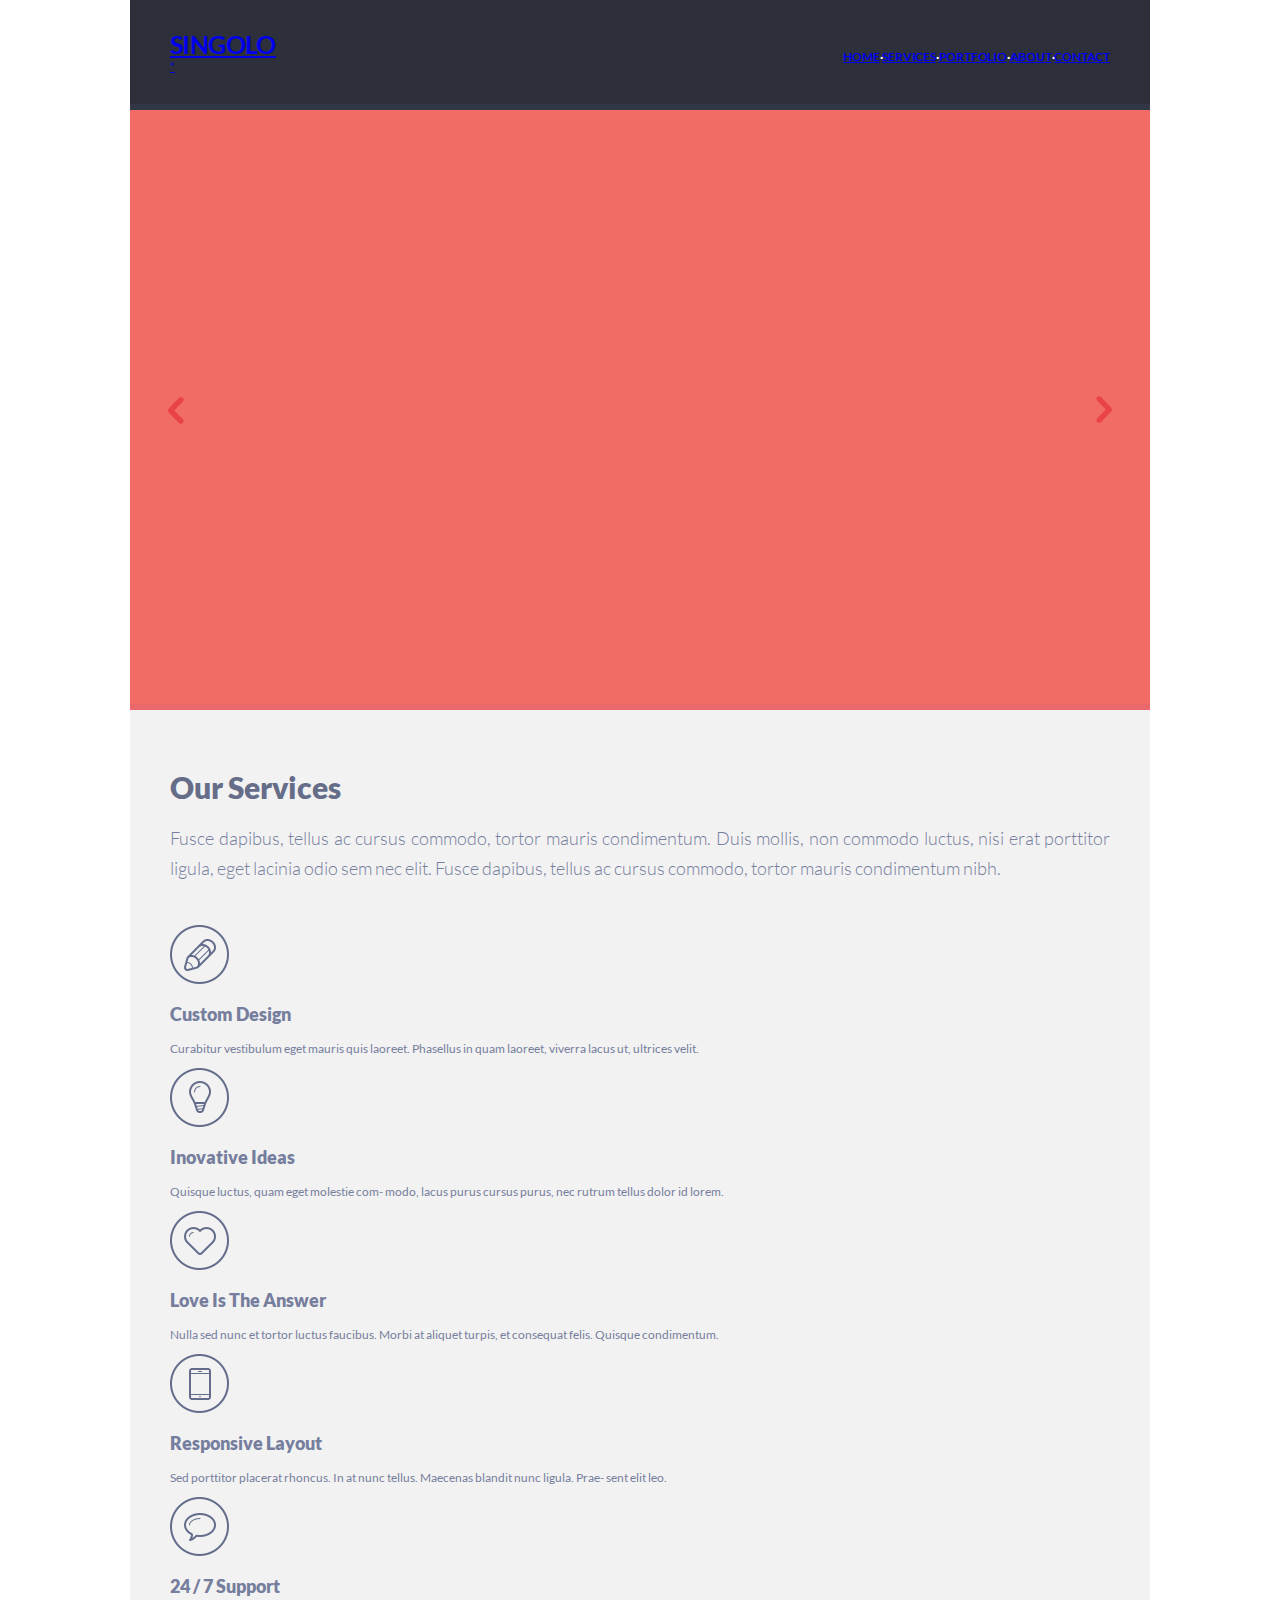
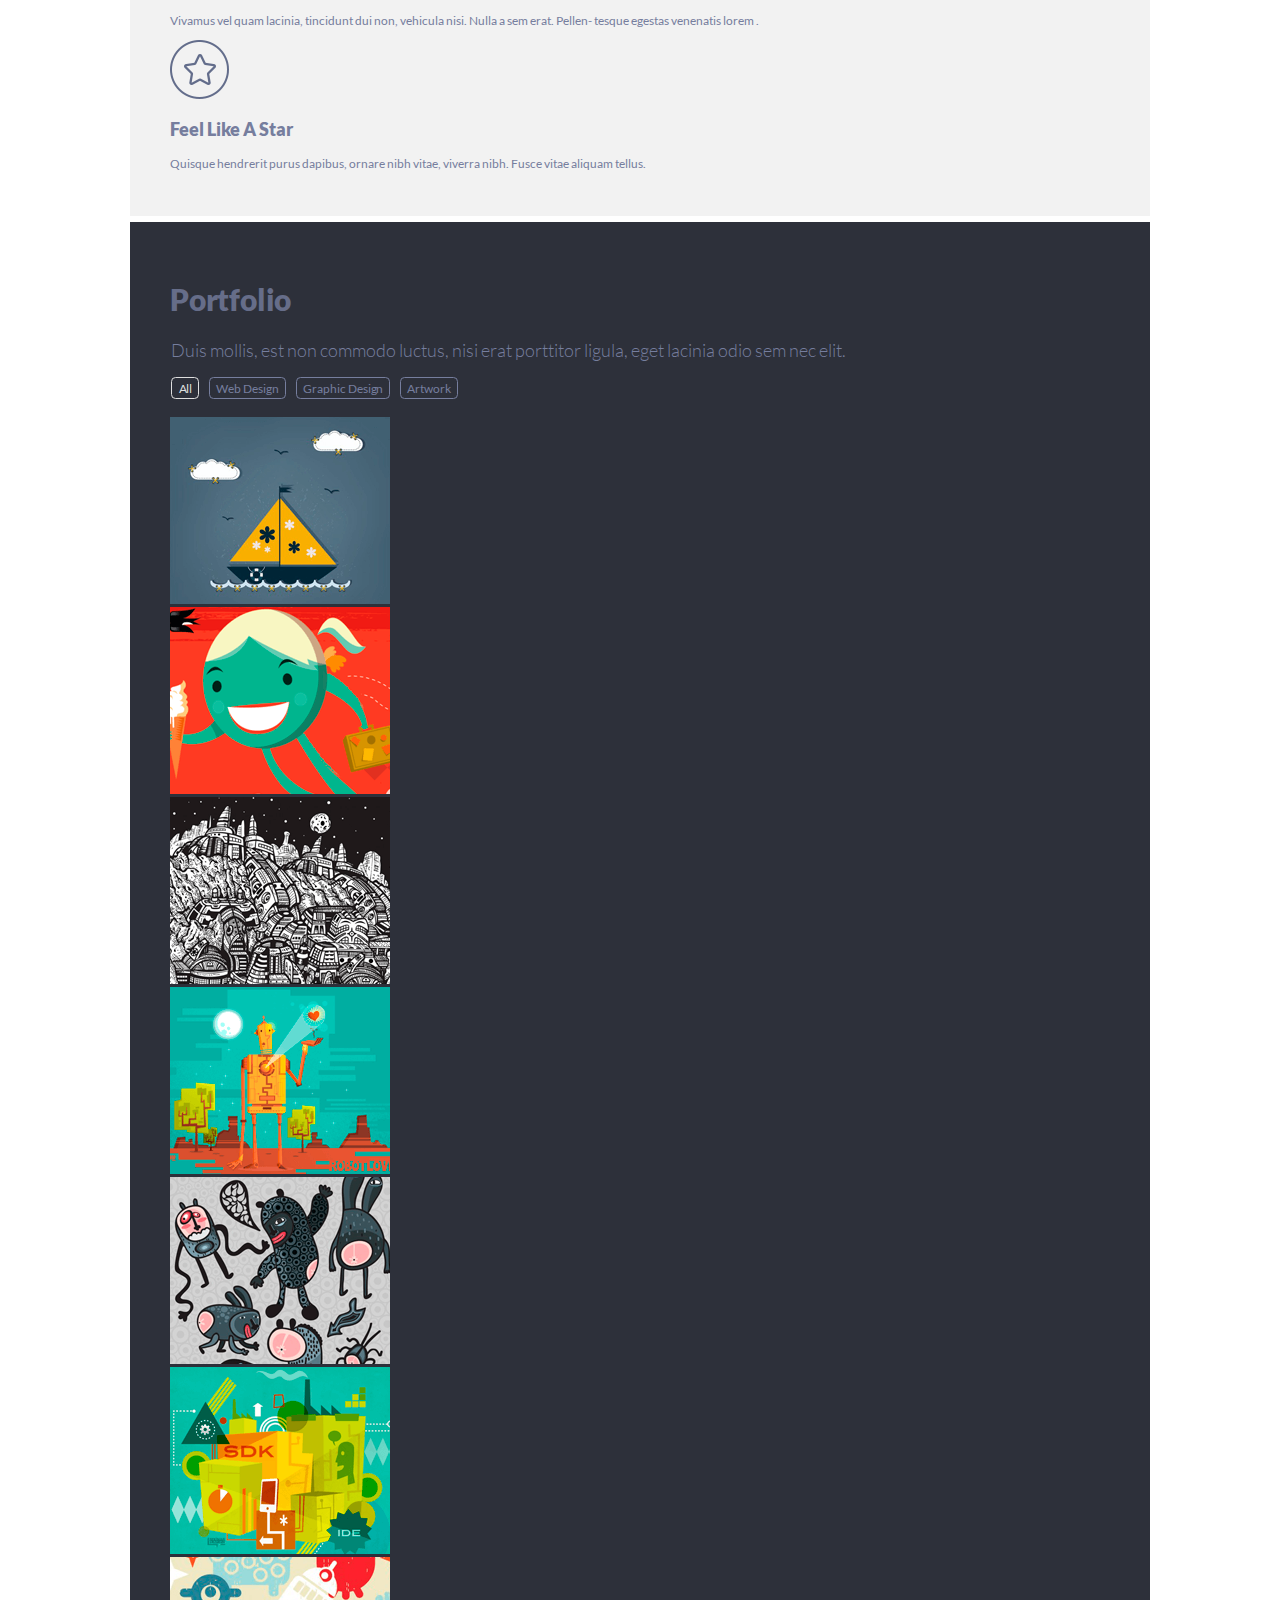
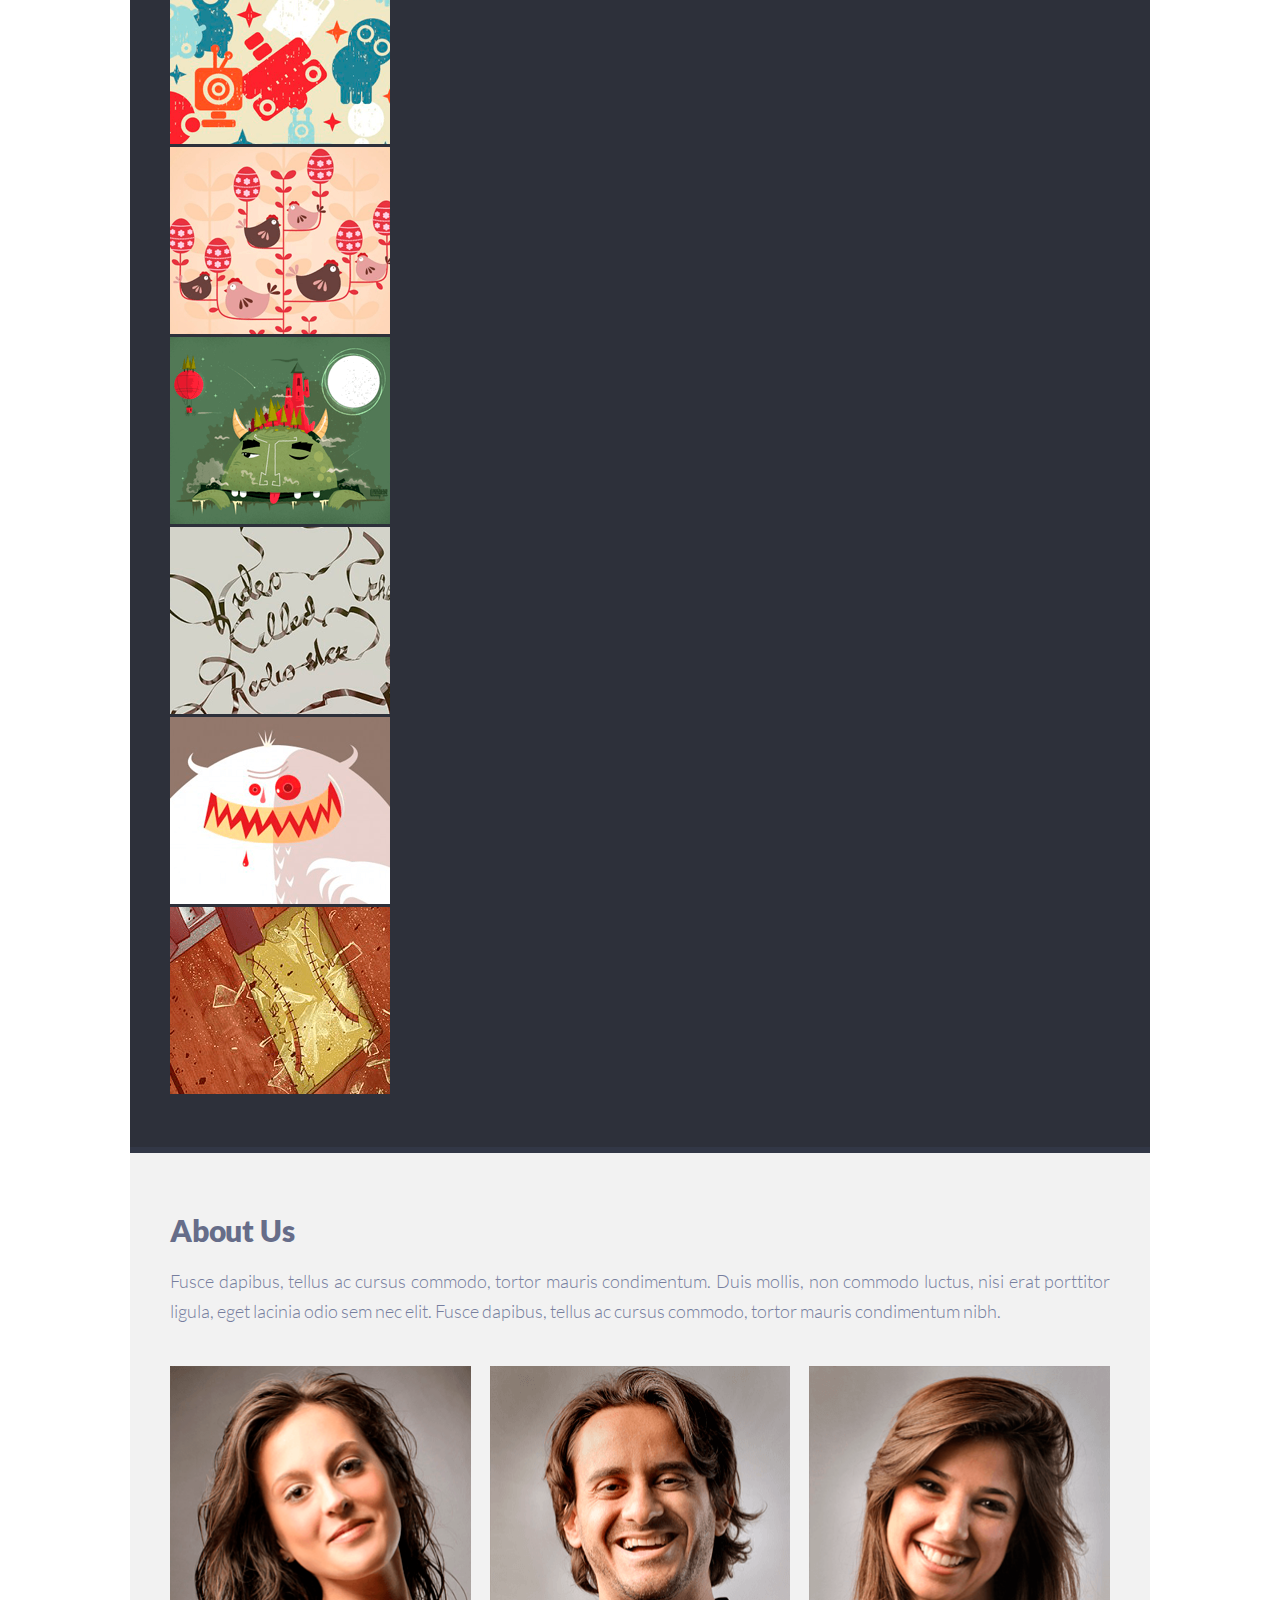
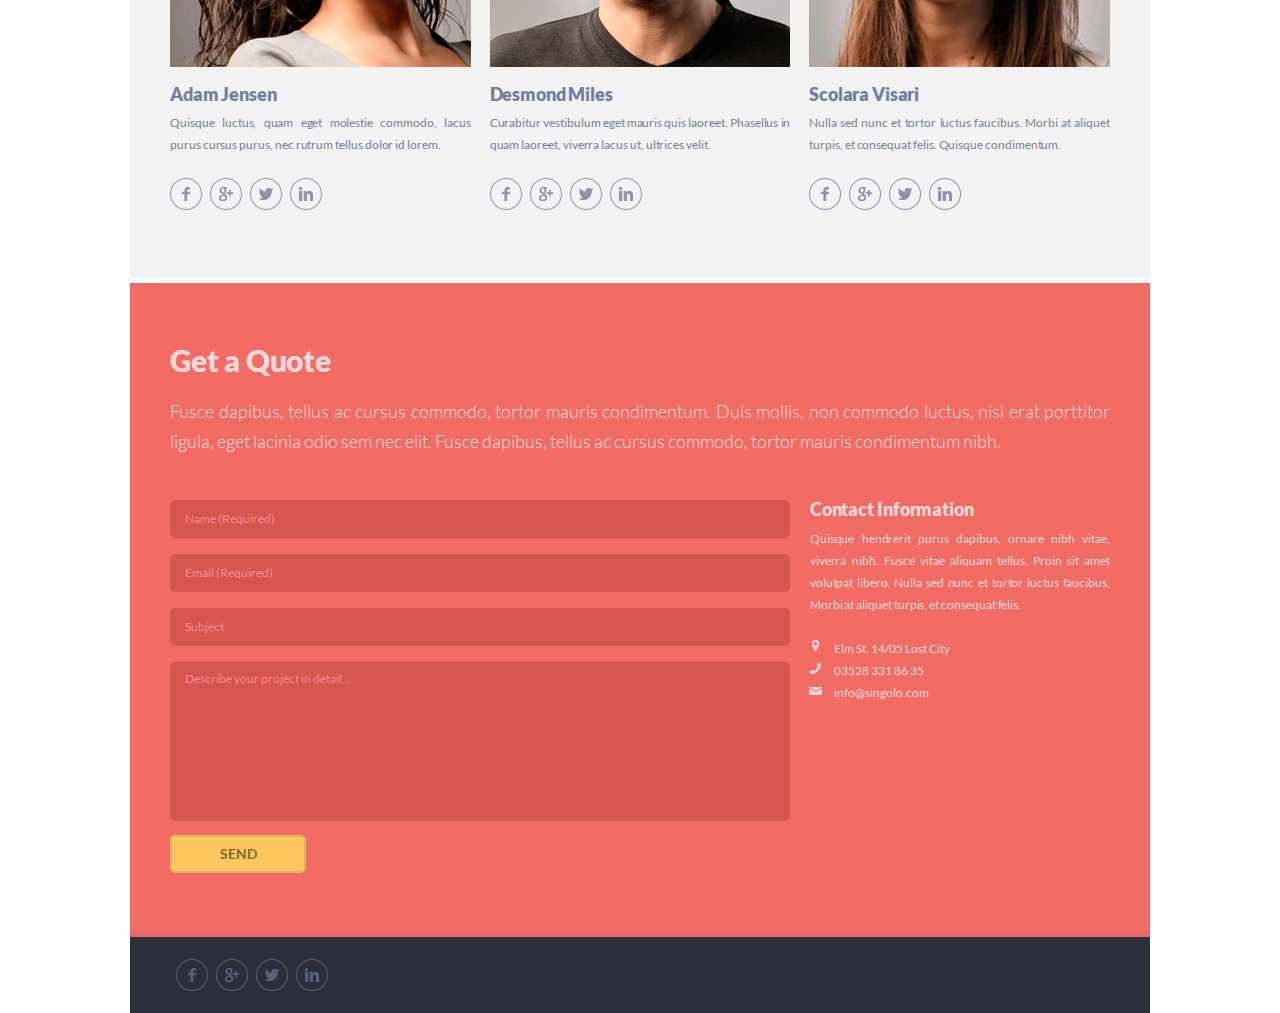
<file: index.html>
<!DOCTYPE html>
<html lang="en">
<head>
  <meta charset="UTF-8">
  <meta name="viewport" content="width=device-width, initial-scale=1.0">
  <title>Singolo</title>
  <link rel="stylesheet" href="assets/fonts/font_lato.css">
  <link rel="stylesheet" href="style.css">
</head>
<body>

  <header class="header">
    <div class="wrapper header__wrapper">
      <span class="header__hamburger hamburger"><span class="hamburger__line"></span></span>
      <a href="index.html" class="logo">
      <h1 class="logo__text">SINGOLO</h1>
      <span class="logo__star">*</span>
      </a>
      <nav class="header__navigation">
        <ul class="navigation">
          <li class="navigation__link"><a href="#home" class="active">HOME</a></li>
          <li class="navigation__dot">&#183;</li>
          <li class="navigation__link"><a href="#services">SERVICES</a></li>
          <li class="navigation__dot">&#183;</li>
          <li class="navigation__link"><a href="#portfolio">PORTFOLIO</a></li>
          <li class="navigation__dot">&#183;</li>
          <li class="navigation__link"><a href="#about">ABOUT</a></li>
          <li class="navigation__dot">&#183;</li>
          <li class="navigation__link"><a href="#contact">CONTACT</a></li>
        </ul>
      </nav>
    </div>
  </header>
  
  <section class="slider">
    <a name="home" class="ancor-link"></a>
    <div class="wrapper slider__wrapper">
      <button class="slider__btn slider__btn_left"></button>
      <button class="slider__btn slider__btn_right"></button>
      <div class="slides">

        <!-- SLIDE-1 -->
        <div class="slider__slide active slide-1">
          <div class="phones">
            <div class="phone phone_vertical">
              <div class="phone__base"></div>
              <div class="phone__screen"></div>
              <div class="phone__shadow"></div>
              <div class="phone__btn"></div>
            </div>
            <div class="phone phone_horizontal">
              <div class="phone__base"></div>
              <div class="phone__screen"></div>
              <div class="phone__shadow"></div>
              <div class="phone__btn"></div>
            </div>
          </div>
        </div>

        <!-- SLIDE-2 -->
        <div class="slider__slide slide-2">
          <div class="phones">
            <div class="phone phone_vertical">
              <div class="phone__base"></div>
              <div class="phone__screen"></div>
              <div class="phone__shadow"></div>
            </div>
            <div class="phone phone_vertical">
              <div class="phone__base"></div>
              <div class="phone__screen"></div>
              <div class="phone__shadow"></div>
              <div class="phone__btn"></div>
            </div>
            <div class="phone phone_vertical">
              <div class="phone__base"></div>
              <div class="phone__screen"></div>
              <div class="phone__shadow"></div>
            </div>
          </div>
        </div>

      </div>
    </div>
  </section>
  
  <section class="services">
    <a name="services" class="ancor-link"></a>
    <div class="wrapper services__wrapper">
      <h2 class="section-title">Our Services</h2>
      <p class="services__description description">
        Fusce dapibus, tellus ac cursus commodo, tortor mauris condimentum. 
        Duis mollis, non commodo luctus, nisi erat porttitor ligula,
         eget lacinia odio sem nec elit. Fusce dapibus, tellus ac cursus commodo, tortor mauris condimentum nibh.
      </p>
      <div class="layout-3-column">
        <article class="service">
          <img class="service__icon" src="./assets/images/icons/pen.png" alt="pen">
          <div class="service__content">
            <h3 class="service__name">Custom Design</h3>
            <p class="service__text">
            Curabitur vestibulum eget mauris quis laoreet. Phasellus in quam laoreet, viverra lacus ut, ultrices velit.
            </p>
          </div>
        </article>
        <article class="service">
          <img class="service__icon" src="./assets/images/icons/bulb.png" alt="pen">
          <div class="service__content">
            <h3 class="service__name">Inovative Ideas</h3>
            <p class="service__text">
            Quisque luctus, quam eget molestie com- modo, lacus purus cursus purus, nec rutrum tellus dolor id lorem.
            </p>
          </div>
        </article>
        <article class="service">
          <img class="service__icon" src="./assets/images/icons/heart.png" alt="pen">
          <div class="service__content">
            <h3 class="service__name">Love Is The Answer</h3>
            <p class="service__text">
            Nulla sed nunc et tortor luctus faucibus. Morbi at aliquet turpis, et consequat felis. Quisque condimentum.
            </p>
          </div>
        </article>
        <article class="service">
          <img class="service__icon" src="./assets/images/icons/phone.png" alt="pen">
          <div class="service__content">
            <h3 class="service__name">Responsive Layout</h3>
            <p class="service__text">
            Sed porttitor placerat rhoncus. In at nunc tellus. Maecenas blandit nunc ligula. Prae- sent elit leo.
            </p>
          </div>
        </article>
        <article class="service">
          <img class="service__icon" src="./assets/images/icons/bubble.png" alt="pen">
          <div class="service__content">
            <h3 class="service__name">24 / 7 Support</h3>
            <p class="service__text">
            Vivamus vel quam lacinia, tincidunt dui non, vehicula nisi. Nulla a sem erat. Pellen- tesque egestas venenatis lorem .
            </p>
          </div>
        </article>
        <article class="service">
          <img class="service__icon" src="./assets/images/icons/star.png" alt="pen">
          <div class="service__content">
            <h3 class="service__name">Feel Like A Star</h3>
            <p class="service__text">
            Quisque hendrerit purus dapibus, ornare nibh vitae, viverra nibh. Fusce vitae aliquam tellus.
            </p>
          </div>
          </article>
      </div>
    </div>
  </section>
  
  <section class="portfolio">
    <a name="portfolio" class="ancor-link"></a>
    <div class="wrapper portfolio__wrapper">
      <h2 class="section-title">Portfolio</h2>
      <p class="portfolio__description description">
      Duis mollis, est non commodo luctus, nisi erat porttitor ligula, eget lacinia odio sem nec elit.
      </p>
      <div class="portfolio__tags tags">
        <span class="tag tag_selected">All</span>
        <span class="tag tag_bordered">Web Design</span>
        <span class="tag tag_bordered">Graphic Design</span>
        <span class="tag tag_bordered">Artwork</span>
      </div>
      <div class="layout-4-column projects" id="projects">
        <article class="project">
          <img class="portfolio__image" src="./assets/images/projects/project1.png" alt="pen">
        </article>
        <article class="project">
          <img class="portfolio__image" src="./assets/images/projects/project2.png" alt="pen">
        </article>
        <article class="project">
          <img class="portfolio__image" src="./assets/images/projects/project3.png" alt="pen">
        </article>
        <article class="project">
          <img class="portfolio__image" src="./assets/images/projects/project4.png" alt="pen">
        </article>
        <article class="project">
          <img class="portfolio__image" src="./assets/images/projects/project5.png" alt="pen">
        </article>
        <article class="project">
          <img class="portfolio__image" src="./assets/images/projects/project6.png" alt="pen">
        </article>
        <article class="project">
          <img class="portfolio__image" src="./assets/images/projects/project7.png" alt="pen">
        </article>
        <article class="project">
          <img class="portfolio__image" src="./assets/images/projects/project8.png" alt="pen">
        </article>
        <article class="project">
          <img class="portfolio__image" src="./assets/images/projects/project9.png" alt="pen">
        </article>
        <article class="project">
          <img class="portfolio__image" src="./assets/images/projects/project10.png" alt="pen">
        </article>
        <article class="project">
          <img class="portfolio__image" src="./assets/images/projects/project11.png" alt="pen">
        </article>
        <article class="project">
          <img class="portfolio__image" src="./assets/images/projects/project12.png" alt="pen">
        </article>
      </div>
    </div>
  </section>
  <section class="about-us">
    <a name="about" class="ancor-link"></a>
    <div class="wrapper about-us__wrapper">
      <h2 class="section-title">About Us</h2>
      <p class="about-us__description description">
        Fusce dapibus, tellus ac cursus commodo, tortor mauris condimentum. Duis mollis,
         non commodo luctus, nisi erat porttitor ligula, eget lacinia odio sem nec elit.
          Fusce dapibus, tellus ac cursus commodo, tortor mauris condimentum nibh.
      </p>
      <div class="layout-3-column workers">
        <div class="employee">
          <img class="employee__photo" src="./assets/images/workers/photo1.png" alt="Adam Jensen">
          <div class="employee__content">
            <h3 class="employee__name">Adam Jensen</h5>
            <p class="employee__about">Quisque luctus, quam eget molestie commodo,
               lacus purus cursus purus, nec rutrum tellus dolor id lorem.</p>
            <div class="employee__socials">
              <a href="#facebook" class="facebook"><img src="./assets/images/social/facebook.png" alt="facebook"></a>
              <a href="#google" class="google"><img src="./assets/images/social/google.png" alt="google"></a>
              <a href="#twitter" class="twitter"><img src="./assets/images/social/twitter.png" alt="twitter"></a>
              <a href="#linkedin" class="linkedin"><img src="./assets/images/social/linkedin.png" alt="linkedin"></a>
            </div>
          </div>
        </div>
        <div class="employee">
          <img class="employee__photo" src="./assets/images/workers/photo2.png" alt="Desmond Miles">
          <div class="employee__content">
            <h3 class="employee__name">Desmond Miles</h5>
            <p class="employee__about">Curabitur vestibulum eget mauris quis laoreet. Phasellus in quam laoreet,
               viverra lacus ut, ultrices velit.</p>
            <div class="employee__socials">
              <a href="#facebook" class="facebook"><img src="./assets/images/social/facebook.png" alt="facebook"></a>
              <a href="#google" class="google"><img src="./assets/images/social/google.png" alt="google"></a>
              <a href="#twitter" class="twitter"><img src="./assets/images/social/twitter.png" alt="twitter"></a>
              <a href="#linkedin" class="linkedin"><img src="./assets/images/social/linkedin.png" alt="linkedin"></a>
            </div>
          </div>
        </div>
        <div class="employee">
          <img class="employee__photo" src="./assets/images/workers/photo3.png" alt="Scolara Visari">
          <div class="employee__content">
            <h3 class="employee__name">Scolara Visari</h5>
            <p class="employee__about">Nulla sed nunc et tortor luctus faucibus. Morbi at aliquet turpis,
               et consequat felis. Quisque condimentum.</p>
            <div class="employee__socials">
              <a href="#facebook" class="facebook"><img src="./assets/images/social/facebook.png" alt="facebook"></a>
              <a href="#google" class="google"><img src="./assets/images/social/google.png" alt="google"></a>
              <a href="#twitter" class="twitter"><img src="./assets/images/social/twitter.png" alt="twitter"></a>
              <a href="#linkedin" class="linkedin"><img src="./assets/images/social/linkedin.png" alt="linkedin"></a>
            </div>
          </div>
        </div>
      </div>
      </div>
  </section>

  <section class="get-quote">
    <a name="contact" class="ancor-link"></a>
    <div class="wrapper get-quote__wrapper">
      <h2 class="section-title">Get a Quote</h2>
      <p class="get-quote__description description">
      Fusce dapibus, tellus ac cursus commodo, tortor mauris condimentum. Duis mollis,
       non commodo luctus, nisi erat porttitor ligula, eget lacinia odio sem nec elit. Fusce dapibus, tellus ac cursus commodo, tortor mauris condimentum nibh.
      </p>
      <div class="form-content">
        <form class="get-quote__form" method="POST" target="_blank">
          <input type="text" name="username" placeholder="Name (Required)" required>
          <input type="email" name="email" placeholder="Email (Required)" required>
          <input type="text" name="subject" id="form-subject" placeholder="Subject">
          <textarea name="description" id="project-description" maxlength="875" placeholder="Describe your project in detail..."></textarea>
          <button class="submit-btn" type="submit" id="form-submit-btn">SEND</button>
        </form>
        <div class="contact-info">
          <h3 class="contact-info__title">Contact Information</h3>
          <p class="contact-info__description">
            Quisque hendrerit purus dapibus, ornare nibh vitae, viverra nibh. Fusce vitae aliquam tellus. Proin sit amet volutpat libero. Nulla sed nunc et tortor luctus faucibus. Morbi at aliquet turpis, et consequat felis. 
          </p>
          <ul class="contact-info__list">
            <li class="contact-info__item">
              <span class="contact-info__icon icon-location"></span>
              <a href="https://goo.gl/maps/akKcoC6npAPLUxJQ8" target="_blank">Elm St. 14/05 Lost City</a>
            </li>
            <li class="contact-info__item">
              <span class="contact-info__icon icon-phone"></span>
              <a href="tel:035283318635">03528 331 86 35</a>
            </li>
            <li class="contact-info__item">
              <span class="contact-info__icon icon-mail"></span>
              <a href="mailto:info@singolo.com" target="_blank">info@singolo.com</a>
            </li>
          </ul>
        </div>
      </div>
    </div>
  </section>
  <section class="footer">
    <div class="wrapper footer__wrapper">
      <div class="footer__socials">
        <a href="#facebook" class="facebook"><img src="./assets/images/social/facebook.png" alt="facebook"></a>
        <a href="#google" class="google"><img src="./assets/images/social/google.png" alt="google"></a>
        <a href="#twitter" class="twitter"><img src="./assets/images/social/twitter.png" alt="twitter"></a>
        <a href="#linkedin" class="linkedin"><img src="./assets/images/social/linkedin.png" alt="linkedin"></a>
      </div>
    </div>
  </section>

  <div class="modal">
    <div class="modal__content">
      <p class="modal__text"></p>
      <button id="confirm-btn">OK</button>
    </div>
  </div>

  <script src="script.js"></script>
  
</body>
</file>
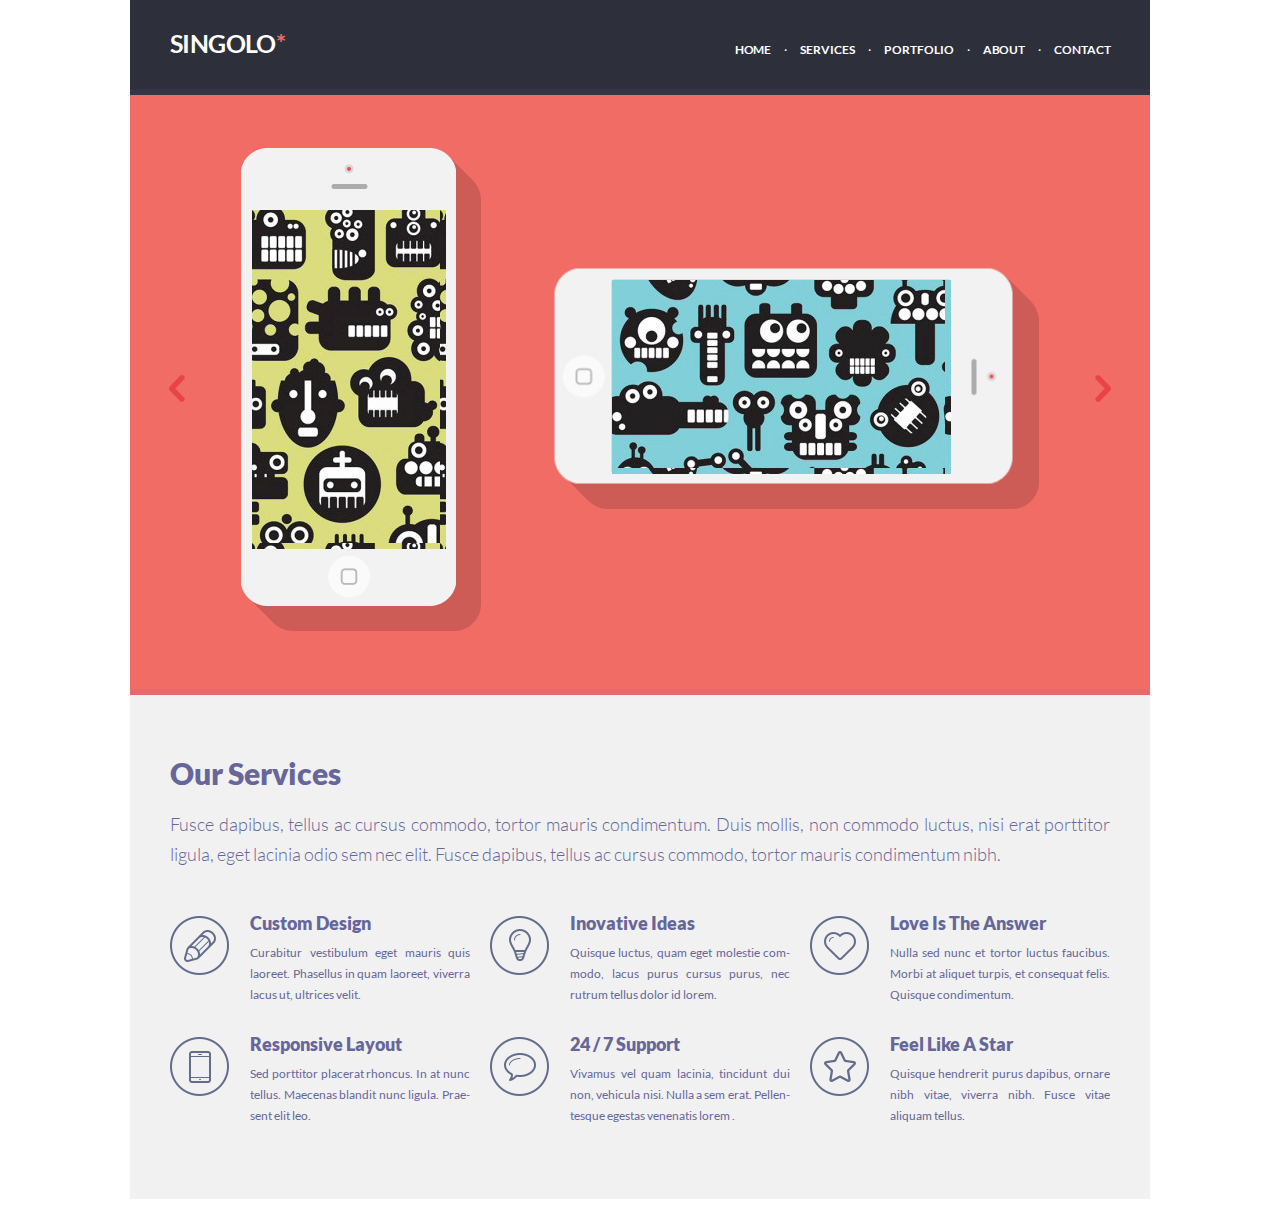
<file: singolo1.html>
<!DOCTYPE html>
<html lang="en">
<head>
  <meta charset="UTF-8">
  <meta name="viewport" content="width=device-width, initial-scale=1.0">
  <title>Singolo 1</title>
  <link rel="stylesheet" href="assets/fonts/font_lato.css">
  <link rel="stylesheet" href="singolo1.css">
</head>
<body>
	<header class="header">
    <div class="wrapper header__wrapper">
      <a href="#" class="logo">
        <h1 class="logo__text">SINGOLO</h1>
        <span class="logo__star">*</span>
      </a>
      <nav class="header__navigation">
        <ul class="navigation">
          <li class="navigation__link"><a href="#home">HOME</a></li>
          <li class="navigation__dot">&#183;</li>
          <li class="navigation__link"><a href="#services">SERVICES</a></li>
          <li class="navigation__dot">&#183;</li>
          <li class="navigation__link"><a href="#portfolio">PORTFOLIO</a></li>
          <li class="navigation__dot">&#183;</li>
          <li class="navigation__link"><a href="#about">ABOUT</a></li>
          <li class="navigation__dot">&#183;</li>
          <li class="navigation__link"><a href="#contact">CONTACT</a></li>
        </ul>
      </nav>
    </div>
  </header>
  <div class="slider">
    <div class="wrapper slider__wrapper">
      <button class="slider__btn slider__btn_left"></button>
      <div class="slides">
        <div class="slides__slide phones">
          <div class="phone phone_vertical">
            <div class="phone__base"></div>
            <div class="phone__screen"></div>
            <div class="phone__shadow"><div></div></div>
          </div>
          <div class="phone phone_horizontal">
            <div class="phone__base"></div>
            <div class="phone__screen"></div>
            <div class="phone__shadow"><div></div></div>
          </div>
        </div>
      </div>
      <button class="slider__btn slider__btn_right"></button>
    </div>
</div>
<section class="services">
  <div class="wrapper services__wrapper">
    <h2 class="section-title">Our Services</h2>
    <p class="services__description">
        Fusce dapibus, tellus ac cursus commodo, tortor mauris condimentum.
        Duis mollis, non commodo luctus, nisi erat porttitor ligula, eget lacinia odio sem nec elit.
        Fusce dapibus, tellus ac cursus commodo, tortor mauris condimentum nibh.
    </p>
    <div class="layout-3-column">
      <article class="service">
        <img class="service__icon" src="./assets/images/icons/pen.png" alt="pen">
        <div class="service__content">
          <h3 class="service__name">Custom Design</h3>
          <p class="service__text">
            Curabitur vestibulum eget mauris quis laoreet. Phasellus in quam laoreet, viverra lacus ut, ultrices velit.
          </p>
        </div>
      </article>
      <article class="service">
        <img class="service__icon" src="./assets/images/icons/bulb.png" alt="pen">
        <div class="service__content">
          <h3 class="service__name">Inovative Ideas</h3>
          <p class="service__text">
            Quisque luctus, quam eget molestie com- modo, lacus purus cursus purus, nec rutrum tellus dolor id lorem.
          </p>
        </div>
      </article>
      <article class="service">
        <img class="service__icon" src="./assets/images/icons/heart.png" alt="pen">
        <div class="service__content">
          <h3 class="service__name">Love Is The Answer</h3>
          <p class="service__text">
            Nulla sed nunc et tortor luctus faucibus. Morbi at aliquet turpis, et consequat felis. Quisque condimentum.
          </p>
        </div>
      </article>
      <article class="service">
        <img class="service__icon" src="./assets/images/icons/phone.png" alt="pen">
        <div class="service__content">
          <h3 class="service__name">Responsive Layout</h3>
          <p class="service__text">
            Sed porttitor placerat rhoncus. In at nunc tellus. Maecenas blandit nunc ligula. Prae- sent elit leo.
          </p>
        </div>
      </article>
      <article class="service">
        <img class="service__icon" src="./assets/images/icons/bubble.png" alt="pen">
        <div class="service__content">
          <h3 class="service__name">24 / 7 Support</h3>
          <p class="service__text">
            Vivamus vel quam lacinia, tincidunt dui non, vehicula nisi. Nulla a sem erat. Pellen- tesque egestas venenatis lorem .
          </p>
        </div>
      </article>
      <article class="service">
        <img class="service__icon" src="./assets/images/icons/star.png" alt="pen">
        <div class="service__content">
          <h3 class="service__name">Feel Like A Star</h3>
          <p class="service__text">
            Quisque hendrerit purus dapibus, ornare nibh vitae, viverra nibh. Fusce vitae aliquam tellus.
          </p>
        </div>
      </article>
      </div>
    </div>
  </section>
</body>
</file>
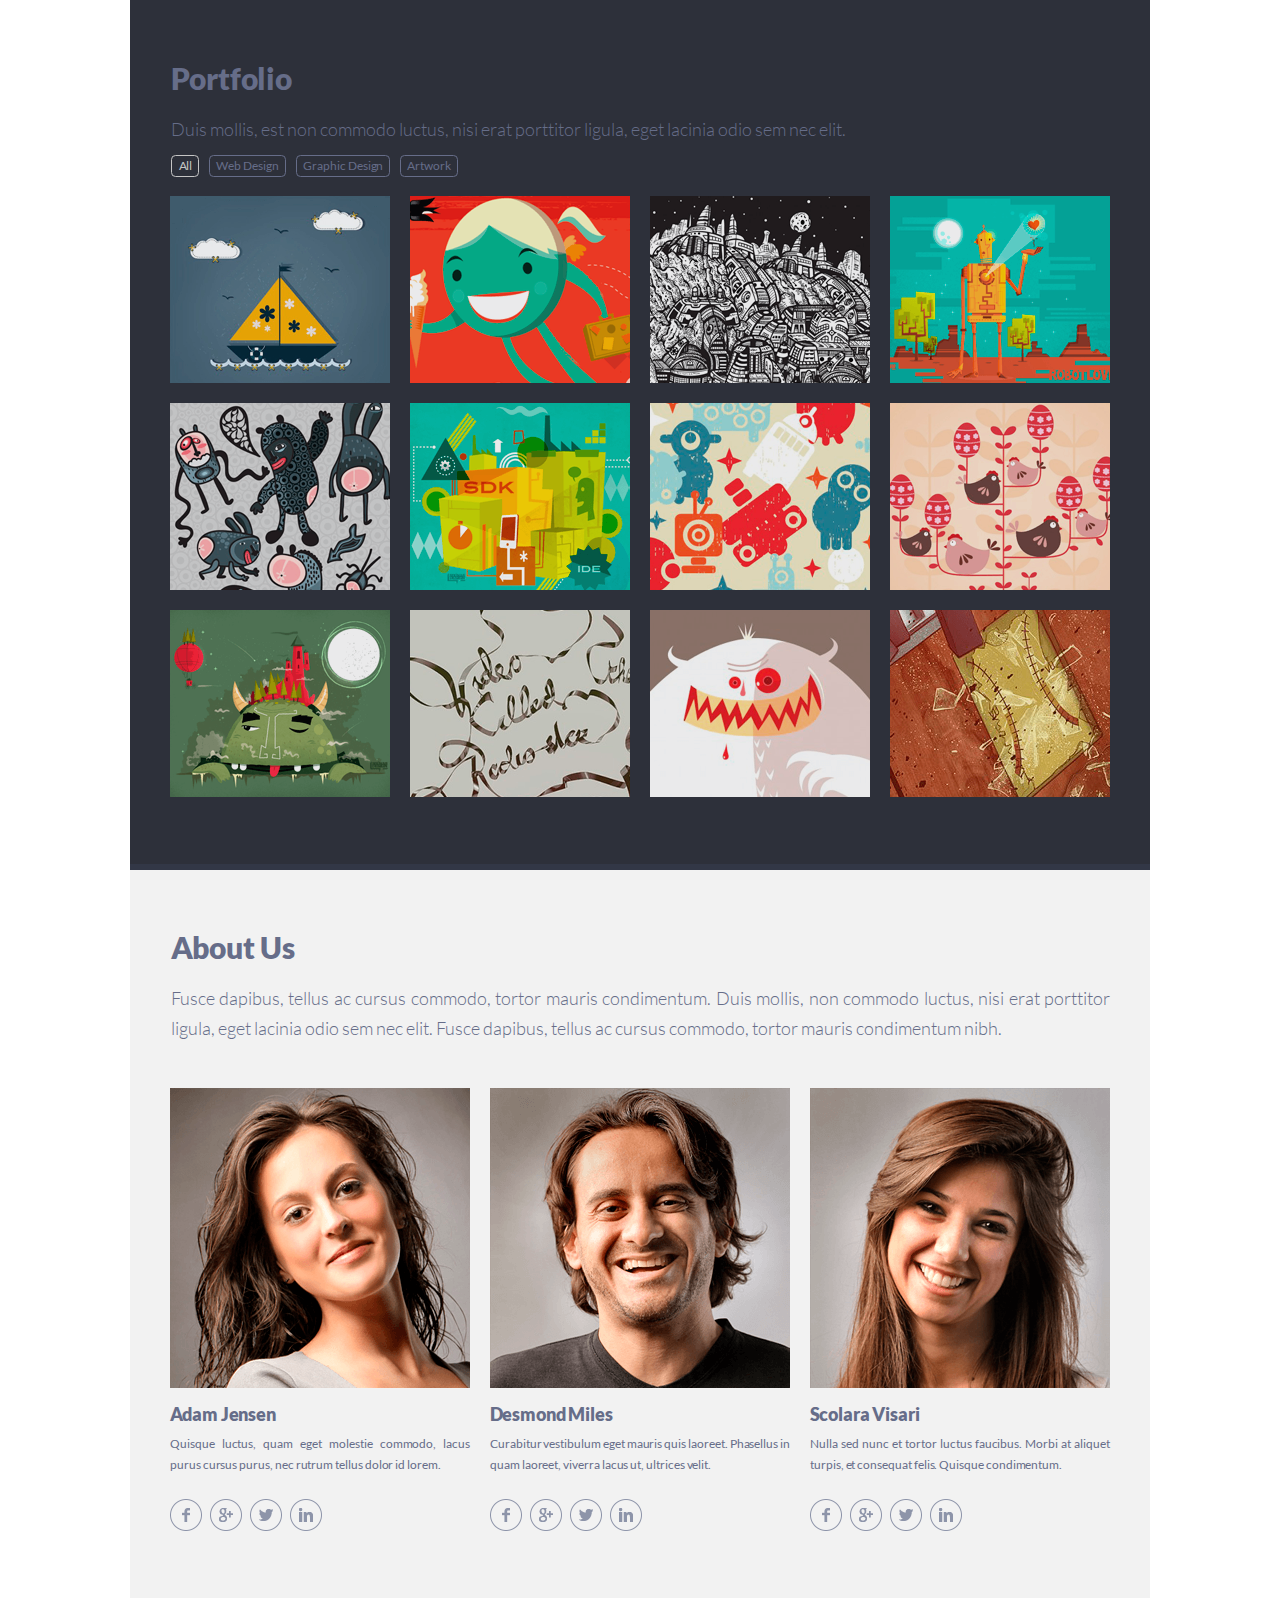
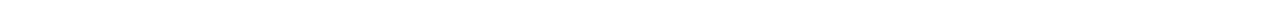
<file: singolo2.html>
<!DOCTYPE html>
<html lang="en">
<head>
  <meta charset="UTF-8">
  <meta name="viewport" content="width=device-width, initial-scale=1.0">
  <title>Singolo 2</title>
  <link rel="stylesheet" href="assets/fonts/font_lato.css">
  <link rel="stylesheet" href="singolo2.css">
</head>
<body>
  <section class="portfolio">
    <div class="wrapper portfolio__wrapper">
      <h2 class="section-title">Portfolio</h2>
      <p class="portfolio__description description">
        Duis mollis, est non commodo luctus, nisi erat porttitor ligula, eget lacinia odio sem nec elit.
      </p>
      <div class="portfolio__tags tags">
        <span class="tag tag_selected">All</span>
        <span class="tag tag_bordered">Web Design</span>
        <span class="tag tag_bordered">Graphic Design</span>
        <span class="tag tag_bordered">Artwork</span>
      </div>
      <div class="layout-4-column">
        <article class="project">
          <img class="portfolio__image" src="./assets/images/projects/project1.png" alt="pen">
        </article>
        <article class="project">
          <img class="portfolio__image" src="./assets/images/projects/project2.png" alt="pen">
        </article>
        <article class="project">
          <img class="portfolio__image" src="./assets/images/projects/project3.png" alt="pen">
        </article>
        <article class="project">
          <img class="portfolio__image" src="./assets/images/projects/project4.png" alt="pen">
        </article>
        <article class="project">
          <img class="portfolio__image" src="./assets/images/projects/project5.png" alt="pen">
        </article>
        <article class="project">
          <img class="portfolio__image" src="./assets/images/projects/project6.png" alt="pen">
        </article>
        <article class="project">
          <img class="portfolio__image" src="./assets/images/projects/project7.png" alt="pen">
        </article>
        <article class="project">
          <img class="portfolio__image" src="./assets/images/projects/project8.png" alt="pen">
        </article>
        <article class="project">
          <img class="portfolio__image" src="./assets/images/projects/project9.png" alt="pen">
        </article>
        <article class="project">
          <img class="portfolio__image" src="./assets/images/projects/project10.png" alt="pen">
        </article>
        <article class="project">
          <img class="portfolio__image" src="./assets/images/projects/project11.png" alt="pen">
        </article>
        <article class="project">
          <img class="portfolio__image" src="./assets/images/projects/project12.png" alt="pen">
        </article>
      </div>
    </div>
  </section>
  <section class="about-us">
      <div class="wrapper about-us__wrapper">
        <h2 class="section-title">About Us</h2>
        <p class="about-us__description description">
            Fusce dapibus, tellus ac cursus commodo, tortor mauris condimentum. Duis mollis,
             non commodo luctus, nisi erat porttitor ligula, eget lacinia odio sem nec elit.
              Fusce dapibus, tellus ac cursus commodo, tortor mauris condimentum nibh.
        </p>
        <div class="layout-3-column workers">
            <div class="employee">
                <img src="./assets/images/workers/photo1.png" alt="Adam Jensen">
                <div class="employee__content">
                    <h3 class="employee__name">Adam Jensen</h5>
                    <p class="employee__about">Quisque luctus, quam eget molestie commodo,
                         lacus purus cursus purus, nec rutrum tellus dolor id lorem.</p>
                    <div class="employee__socials">
                        <a href="#facebook" class="facebook"><img src="./assets/images/social/facebook.png" alt="facebook"></a>
                        <a href="#google" class="google"><img src="./assets/images/social/google.png" alt="google"></a>
                        <a href="#twitter" class="twitter"><img src="./assets/images/social/twitter.png" alt="twitter"></a>
                        <a href="#linkedin" class="linkedin"><img src="./assets/images/social/linkedin.png" alt="linkedin"></a>
                    </div>
                </div>
            </div>
            <div class="employee">
                <img src="./assets/images/workers/photo2.png" alt="Desmond Miles">
                <div class="employee__content">
                    <h3 class="employee__name">Desmond Miles</h5>
                    <p class="employee__about">Curabitur vestibulum eget mauris quis laoreet. Phasellus in quam laoreet,
                         viverra lacus ut, ultrices velit.</p>
                    <div class="employee__socials">
                        <a href="#facebook" class="facebook"><img src="./assets/images/social/facebook.png" alt="facebook"></a>
                        <a href="#google" class="google"><img src="./assets/images/social/google.png" alt="google"></a>
                        <a href="#twitter" class="twitter"><img src="./assets/images/social/twitter.png" alt="twitter"></a>
                        <a href="#linkedin" class="linkedin"><img src="./assets/images/social/linkedin.png" alt="linkedin"></a>
                    </div>
                </div>
            </div>
            <div class="employee">
                <img src="./assets/images/workers/photo3.png" alt="Scolara Visari">
                <div class="employee__content">
                    <h3 class="employee__name">Scolara Visari</h5>
                    <p class="employee__about">Nulla sed nunc et tortor luctus faucibus. Morbi at aliquet turpis,
                         et consequat felis. Quisque condimentum.</p>
                    <div class="employee__socials">
                        <a href="#facebook" class="facebook"><img src="./assets/images/social/facebook.png" alt="facebook"></a>
                        <a href="#google" class="google"><img src="./assets/images/social/google.png" alt="google"></a>
                        <a href="#twitter" class="twitter"><img src="./assets/images/social/twitter.png" alt="twitter"></a>
                        <a href="#linkedin" class="linkedin"><img src="./assets/images/social/linkedin.png" alt="linkedin"></a>
                    </div>
                </div>
            </div>
        </div>
      </div>
  </section>
</body>
</file>
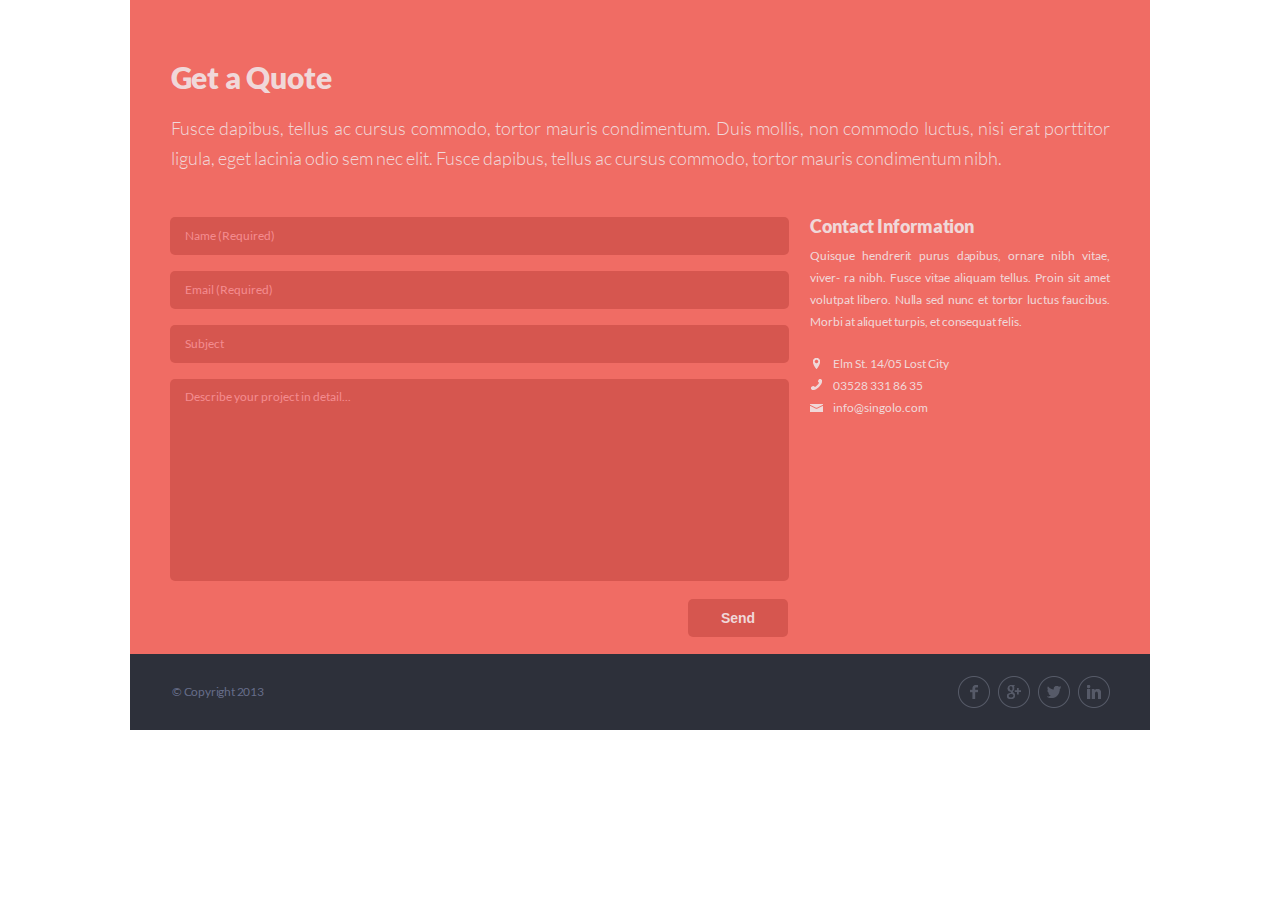
<file: singolo3.html>
<!DOCTYPE html>
<html lang="en">
<head>
  <meta charset="UTF-8">
  <meta name="viewport" content="width=device-width, initial-scale=1.0">
  <title>Singolo 3</title>
  <link rel="stylesheet" href="assets/fonts/font_lato.css">
  <link rel="stylesheet" href="singolo3.css">
</head>
<body>
  <section class="get-quote">
    <div class="wrapper get-quote__wrapper">
      <h2 class="section-title">Get a Quote</h2>
      <p class="portfolio__description description">
        Fusce dapibus, tellus ac cursus commodo, tortor mauris condimentum. Duis mollis,
         non commodo luctus, nisi erat porttitor ligula, eget lacinia odio sem nec elit. Fusce dapibus, tellus ac cursus commodo, tortor mauris condimentum nibh.
      </p>
      
      <div class="form-content" ction method="POST">
        <form class="get-quote__form">
            <input type="text" placeholder="Name (Required)" required>
            <input type="email" placeholder="Email (Required)" required>
            <input type="text" placeholder="Subject">
            <textarea name="description" id="project-description" placeholder="Describe your project in detail..."></textarea>
            <button class="submit-btn" type="submit">Send</button>
        </form>
        <div class="contact-info">
            <h3 class="contact-info__title">Contact Information</h3>
            <p class="contact-info__description">
                Quisque hendrerit purus dapibus, ornare nibh vitae, viver- ra nibh. Fusce vitae aliquam tellus. Proin sit amet volutpat libero. Nulla sed nunc et tortor luctus faucibus. Morbi at aliquet turpis, et consequat felis. 
            </p>
            <ul class="contact-info__list">
              <li class="contact-info__item">
                <span class="contact-info__icon icon-location"></span>
                <a href="#location">Elm St. 14/05 Lost City</a>
              </li>
              <li class="contact-info__item">
                <span class="contact-info__icon icon-phone"></span>
                <a href="tel:035283318635">03528 331 86 35</a>
              </li>
              <li class="contact-info__item">
                <span class="contact-info__icon icon-mail"></span>
                <a href="mailto:info@singolo.com" target="_blank">info@singolo.com</a>
              </li>
            </ul>
        </div>
      </div>
    </div>
  </section>
  <section class="footer">
    <div class="wrapper footer__wrapper">
        <span>&#169; Copyright 2013</span>
        <div class="footer__socials">
            <a href="#facebook" class="facebook"><img src="./assets/images/social/facebook.png" alt="facebook"></a>
            <a href="#google" class="google"><img src="./assets/images/social/google.png" alt="google"></a>
            <a href="#twitter" class="twitter"><img src="./assets/images/social/twitter.png" alt="twitter"></a>
            <a href="#linkedin" class="linkedin"><img src="./assets/images/social/linkedin.png" alt="linkedin"></a>
        </div>
    </div>
  </section>
</body>
</file>
<file: assets/fonts/font_lato.css>
@font-face {
  font-family: 'Lato';
  font-style: normal;
  font-weight: 300;
  src: local('Lato Light'), local('Lato-Light'),
    url('Lato-Light.ttf');
}

@font-face {
  font-family: 'Lato';
  font-style: normal;
  font-weight: 400;
  src: local('Lato Regular'), local('Lato-Regular'),
     url('Lato-Regular.ttf');
}

@font-face {
  font-family: 'Lato';
  font-style: normal  ;
  font-weight: 700;
  src: local('Lato Bold'), local('Lato-Bold'),
     url('Lato-Bold.ttf');
}

@font-face {
  font-family: 'Lato';
  font-style: normal;
  font-weight: 900;
  src: local('Lato Black'), local('Lato-Black'),
     url('Lato-Black.ttf');
}
</file>
<file: singolo1.css>
html, body {
  margin: 0;
  padding: 0;
  list-style: none;
  border: none;
  font-size: 10px;
}

a:link, a:visited {
  color: unset;
  text-decoration: none;
}

.wrapper {
  position: relative;
  margin: 0 auto;
  width: 1020px;
  box-sizing: border-box;
  font-family: "Lato", Helvetica, sans-serif;
}

/* header */
.header__wrapper{
  background-color: #2d303a;
  height: 9.5rem;
  border-bottom: 6px solid #323746;
}

.header {
  display: flex;
  justify-content: space-between;
}

.logo {
  display: block;
  font-weight: bold;
  font-size: 2.5rem;
  margin-top: 2.8rem;
  margin-left: 4rem;
}

.logo__text {
  display: inline;
  font-size: 2.5rem;
  color: #ffffff;
  letter-spacing: -0.06rem;
}

.logo__star {
  position: absolute;
  color: #f06c64;
  letter-spacing: -0.06rem;
}

.header__navigation {
  position: absolute;
  top: 3rem;
  right: 2.6rem;
}

.navigation {
  display: flex;
  justify-content: space-between;
  color: #ffffff;
  list-style: none;
  font-size: 1.2rem;
}
.navigation__link {
  margin: 0 1.3rem;
  font-weight: 700;
  letter-spacing: -0.005rem;
}
 .navigation__link a:hover {
   color: #f06c64;
 }

/* slider */

.slider__wrapper {
  position: relative;
  display: flex;
  justify-content: space-around;
  align-items: center;
  height: 60rem;
  background-color: #f06c64;
  border-bottom: 0.6rem solid #ea676b;
}

.slider__btn {
  height: 4rem;
  width: 4rem;
  margin: 0 1rem 0.7rem;
  border: none;
  border-radius: 50%;
  background: url('assets/images/chev.png');
  background-position: center;
  background-repeat: no-repeat;
  outline: none;
  transition: all 500ms;
}

.slider__btn:hover {
  background: url('assets/images/chev-hover.png');
  background-position: center;
  background-repeat: no-repeat;
}
.slider__btn_left {
  left: 3.5rem;
}
.slider__btn_right {
  right: 3.5rem;
  transform: rotate(180deg);
}

.slides {
  align-self: center;
}
.phones {
  display: flex;
  position: relative;
  justify-content: space-between;
  align-items: center;
  height: 488px;
  width: 798px;
  margin: 0 auto;
}

.phone_vertical .phone__base {
  position: absolute;
  left: 0;
  top: 0;
  height: 458px;
  width: 215px;
  background: url("./assets/images/phone-base.png");
  z-index: 2;
}

.phone_vertical .phone__screen {
  position: absolute;
  left: 11px;
  top: 62px;
  height: 339px;
  width: 194px;
  background: url("./assets/images/screen-vertical.png");
  z-index: 3;
}

.phone_vertical .phone__shadow {
  position: absolute;
  left: 0;
  top: 0;
  height: 483px;
  width: 240px;
  background: url("./assets/images/phone-vertical-shadow.png");
  z-index: 1;
}

.phone_horizontal .phone__base {
  position: absolute;
  top: -1px;
  right: 148px;
  height: 458px;
  width: 215px;
  background: url("./assets/images/phone-base.png");
  transform: rotate(90deg);
  z-index: 2;
}

.phone_horizontal .phone__screen {
  position: absolute;
  right: 88px;
  top: 132px;
  height: 194px;
  width: 339px;
  background: url("./assets/images/screen-horizontal.png");
  z-index: 3;
}

.phone_horizontal .phone__shadow {
  position: absolute;
  right: 0;
  top: 121px;
  height: 240px;
  width: 483px;
  background: url("./assets/images/phone-horizontal-shadow.png");
  z-index: 1;
}

/* title */
.section-title {
    margin: 0;
    font-size: 3rem;
    font-weight: 900;
    color: #666699;
    letter-spacing: -0.02rem;
}

/* services */
.services__wrapper {
  padding: 6rem 4rem 7rem 4rem;
  background-color: #f1f1f1;
  border-bottom: 6px solid #ffffff;
  color: #666699;
  text-align: justify;
}

.services__description {
  font-size: 1.8rem;
  font-weight: 300;
  line-height: 30px;
}

.layout-3-column {
  display: flex;
  justify-content: space-between;
  flex-wrap: wrap;
}

.service {
  display: flex;
  justify-content: space-between;
  width: 300px;
  margin-top: 2.5rem;
}

.service__icon {
  width: 59px;
  height: 59px;
  padding-top: 4px;
}

.service__content {
  width: 220px;
}

.service__name {
  margin: 0;
  font-size: 1.8rem;
  font-weight: 900;
}

.service__text {
  margin: 8px 0 0;
  height: 66px;
  font-size: 1.2rem;
  line-height: 21px;
  overflow: hidden;
}
</file>
<file: singolo2.css>
:root {
  --dark-background: #2d303a;
  --dark-background-border: #323746;
  --light-background: #f2f2f2;
  --light-background-border: #ffffff;
  --box-shadow: rgba(255, 255, 255, 0.2 );
  --text: #666d89;
  --selected-tag: #c5c5c5;
}

html, body {
  margin: 0;
  padding: 0;
  list-style: none;
  border: none;
  font-size: 10px;
}
  
a:link, a:visited {
  color: unset;
  text-decoration: none;
}
  
.wrapper {
  position: relative;
  margin: 0 auto;
  width: 1020px;
  box-sizing: border-box;
  font-family: "Lato", Helvetica, sans-serif;
}

.portfolio__wrapper {
    padding: 6rem 4rem 3rem 4rem;
    background-color: var(--dark-background);
    border-bottom: 6px solid var(--dark-background-border);
    color: var(--text);
    height: 870px;
  }

.section-title {
    margin: 0 0.05rem;
    font-size: 3rem;
    font-weight: 900;
    color: var(--text);
    letter-spacing: -0.02rem;
}

.description {
    margin: 1.8rem 0 1.55rem 0.05rem;
    font-size: 1.8rem;
    font-weight: 300;
    line-height: 3rem;
    text-align: justify;
}

.portfolio__tags {
  margin: 0 0.1rem 2rem;
}
.portfolio__tags .tag {
  padding: 0.2rem 0.6rem 0.3rem 0.65rem;
  margin-right: 0.75rem;
  font-size: 1.2rem;
  line-height: 1.2rem;
  letter-spacing: -0.004rem;
  border: 1px solid var(--text);
  border-radius: 0.45rem;
  cursor: pointer;
}

.portfolio__tags .tag:hover {
  color: var(--selected-tag);
  border-color: var(--selected-tag);
}

.portfolio__tags .tag_selected {
  color: var(--selected-tag);
  border-color: var(--selected-tag);
  cursor: default;
}

.layout-4-column {
  display: flex;
  justify-content: space-between;
  flex-wrap: wrap;
  height: 618px;
  overflow: hidden;
}

.portfolio__image {
  margin: 0.4rem 0 1.4rem;
  height: 18.7rem;
  width: 22rem;
  opacity: 0.90; 
  cursor: pointer;
}
.portfolio__image:hover {
    opacity: 1;
  }

.about-us__wrapper {
    padding: 5.9rem 4rem 3rem 4rem;
    background-color: var(--light-background);
    border-bottom: 6px solid var(--light-background-border);
    color: var(--text);
    height: 734px;
}

.layout-3-column {
  display: flex;
  justify-content: space-between;
  margin: 4.5rem 0 0 0.0rem;
}

.employee__content {
  width: 300px;
}

.employee__name {
  margin: 1.3rem 0 0.7rem -0.05rem;
  font-size: 1.8rem;
  font-weight: 900;
  letter-spacing: -0.015rem;
}

.employee__about {
  margin: 8px 0 2.4rem;
  font-weight: 400;
  font-size: 1.2rem;
  letter-spacing: -0.006rem;
  line-height: 2.1rem;
  text-align: justify;
}

.employee__socials a {
    margin: 0 0.6rem 0 0.01rem;
    opacity: 0.7;
}
.employee__socials a:hover {
    opacity: 1;
}
</file>
<file: singolo3.css>
:root {
  --get-quote-background: #f06c64;
  --get-qoute-border: #f06c64;
  --form-inputs-background: #d6564f;
  --footer-background: #2d303a;
  --get-quote-text: #f0d8d9;
  --footer-text: #666d89;
}

html, body {
  margin: 0;
  padding: 0;
  list-style: none;
  border: none;
  font-size: 10px;
}
  
a:link, a:visited {
  color: unset;
  text-decoration: none;
}
  
.wrapper {
  position: relative;
  margin: 0 auto;
  width: 1020px;
  box-sizing: border-box;
  font-family: "Lato", Helvetica, sans-serif;
}

.get-quote__wrapper {
  padding: 5.9rem 4rem 2.9rem 4rem;
  background: var(--get-quote-background);
  border-bottom: 6px solid var(--get-qoute-border);
  color: var(--get-quote-text);
  height: 654px;
}

.section-title {
  margin: 0 0.05rem;
  font-size: 3rem;
  font-weight: 900;
  letter-spacing: -0.02rem;
}

.description {
  margin: 1.8rem 0 1.55rem 0.05rem;
  font-size: 1.8rem;
  font-weight: 300;
  line-height: 3rem;
  text-align: justify;
}

.form-content {
  display: flex;
  justify-content: space-between;
  margin-top: 4.4rem;
}

.get-quote__form {
  width: 620px;
  color: var(--get-quote-text);
}

.get-quote__form input {
  margin-bottom: 1.6rem;
  padding: 1.1rem 0 1.2rem 1.5rem;
  background-color: var(--form-inputs-background);
  border-style: none;
  border-radius: 0.5rem;
  width: 604px;
}
  
.get-quote__form textarea {
  padding: 1.1rem 0 1.2rem 1.5rem;
  background-color: var(--form-inputs-background);
  border-radius: 0.5rem;
  border-style: none;
  width: 604px;
  height: 179px;
  resize: none;
}

.get-quote__form input::placeholder, textarea::placeholder {
  font-family: "Lato", Helvetica, sans-serif;
  font-size: 1.2rem;
  font-weight: 400;
  line-height: 14px;
  color: #f48c8f;
}

.submit-btn {
    margin: 16px 0px 0 518px;
    width: 100px;
    height: 38px;
    font-weight: 600;
    font-size: 1.4rem;
    color: var(--get-quote-text);
    background-color: var(--form-inputs-background);
    border: none;
    border-radius: 0.5rem;
    cursor: pointer;
    transition: background, border, box-shadow 1s ;
}

.submit-btn:hover {
    background-color: var(--get-quote-border);
    border: 2px solid var(--form-inputs-background);
    box-shadow: 5px 5px 10px rgba(0, 0, 0, 0.2);
}

.contact-info {
  width: 300px;
}

.contact-info__title {
  margin: 0;
  font-size: 1.8rem;
  line-height: 1.8rem;
  font-weight: 900;
  letter-spacing: -0.01rem;
}

.contact-info__description {
  margin-top: 1rem;
  font-size: 1.2rem;
  line-height: 2.2rem;
  letter-spacing: -0.005rem;
  text-align: justify;
}

.contact-info__list {
  list-style: none;
  margin-top: 2.3rem;
  padding-left: 0rem;
  font-size: 1.2rem;
}

.contact-info__item {
  position: relative;
  margin-bottom: 0.7rem;
}
.contact-info__item a {
  padding-left: 2.3rem;
}

.contact-info__icon {
  display: inline-block;
  width: 14px;
  height: 14px;
  background-repeat: no-repeat;
  background-position: 50% 50%;
}
.icon-location {
  position: absolute;
  top: 0px;
  left: -1px;
  background-image: url(./assets/images/icons/icon-location.png);
}
  
.icon-phone {
  position: absolute;
  top: -1px;
  left: -1px;
  background-image: url(./assets/images/icons/icon-phone.png);
}
  
.icon-mail {
  position: absolute;
  top: 1px;
  left: -1px;
  background-image: url(./assets/images/icons/icon-mail.png);
}

/* footer */
.footer__wrapper {
  position: relative;
  padding: 3rem 4rem 2.9rem 4.2rem;
  font-size: 1.2rem;
  letter-spacing: -0.02rem;
  color: var(--footer-text);
  background: var(--footer-background);
  height: 76px;
}

.footer__socials {
    position: absolute;
    right: 34px;
    top: 22px;
    z-index: 1;
}

.footer__socials a {
    margin: 0 0.6rem 0 0.01rem;
    opacity: 0.7;
    filter: grayscale(0.5) blur(0.5px);
}

.footer__socials a:hover {
    opacity: 1;
}
</file>
<file: style.css>
/* ==========================================================================
   Normalize.scss settings
   ========================================================================== */
/**
 * Includes legacy browser support IE6/7
 *
 * Set to false if you want to drop support for IE6 and IE7
 */
/* Base
   ========================================================================== */
/**
 * 1. Set default font family to sans-serif.
 * 2. Prevent iOS and IE text size adjust after device orientation change,
 *    without disabling user zoom.
 * 3. Corrects text resizing oddly in IE 6/7 when body `font-size` is set using
 *  `em` units.
 */
html {
  font-family: sans-serif;
  /* 1 */
  -ms-text-size-adjust: 100%;
  /* 2 */
  -webkit-text-size-adjust: 100%;
  /* 2 */
}

/**
 * Remove default margin.
 */
body {
  margin: 0;
}

/* HTML5 display definitions
   ========================================================================== */
/**
 * Correct `block` display not defined for any HTML5 element in IE 8/9.
 * Correct `block` display not defined for `details` or `summary` in IE 10/11
 * and Firefox.
 * Correct `block` display not defined for `main` in IE 11.
 */
article,
aside,
details,
figcaption,
figure,
footer,
header,
hgroup,
main,
menu,
nav,
section,
summary {
  display: block;
}

/**
 * 1. Correct `inline-block` display not defined in IE 6/7/8/9 and Firefox 3.
 * 2. Normalize vertical alignment of `progress` in Chrome, Firefox, and Opera.
 */
audio,
canvas,
progress,
video {
  display: inline-block;
  /* 1 */
  vertical-align: baseline;
  /* 2 */
}

/**
 * Prevents modern browsers from displaying `audio` without controls.
 * Remove excess height in iOS 5 devices.
 */
audio:not([controls]) {
  display: none;
  height: 0;
}

/**
 * Address `[hidden]` styling not present in IE 8/9/10.
 * Hide the `template` element in IE 8/9/10/11, Safari, and Firefox < 22.
 */
[hidden],
template {
  display: none;
}

/* Links
   ========================================================================== */
/**
 * Remove the gray background color from active links in IE 10.
 */
a {
  background-color: transparent;
}

/**
 * Improve readability of focused elements when they are also in an
 * active/hover state.
 */
a:active, a:hover {
  outline: 0;
}

/* Text-level semantics
   ========================================================================== */
/**
 * Address styling not present in IE 8/9/10/11, Safari, and Chrome.
 */
abbr[title] {
  border-bottom: 1px dotted;
}

/**
 * Address style set to `bolder` in Firefox 4+, Safari, and Chrome.
 */
b,
strong {
  font-weight: bold;
}

/**
 * Address styling not present in Safari and Chrome.
 */
dfn {
  font-style: italic;
}

/**
 * Address variable `h1` font-size and margin within `section` and `article`
 * contexts in Firefox 4+, Safari, and Chrome.
 */
h1 {
  font-size: 2em;
  margin: 0.67em 0;
}

/**
 * Addresses styling not present in IE 8/9.
 */
mark {
  background: #ff0;
  color: #000;
}

/**
 * Address inconsistent and variable font size in all browsers.
 */
small {
  font-size: 80%;
}

/**
 * Prevent `sub` and `sup` affecting `line-height` in all browsers.
 */
sub,
sup {
  font-size: 75%;
  line-height: 0;
  position: relative;
  vertical-align: baseline;
}

sup {
  top: -0.5em;
}

sub {
  bottom: -0.25em;
}

/* Embedded content
   ========================================================================== */
/**
 * 1. Remove border when inside `a` element in IE 8/9/10.
 * 2. Improves image quality when scaled in IE 7.
 */
img {
  border: 0;
}

/**
 * Correct overflow not hidden in IE 9/10/11.
 */
svg:not(:root) {
  overflow: hidden;
}

/* Grouping content
   ========================================================================== */
/**
 * Address margin not present in IE 8/9 and Safari.
 */
figure {
  margin: 1em 40px;
}

/**
 * Address differences between Firefox and other browsers.
 */
hr {
  box-sizing: content-box;
  height: 0;
}

/**
 * Contain overflow in all browsers.
 */
pre {
  overflow: auto;
}

/**
 * Address odd `em`-unit font size rendering in all browsers.
 * Correct font family set oddly in IE 6, Safari 4/5, and Chrome.
 */
code,
kbd,
pre,
samp {
  font-family: monospace, monospace;
  font-size: 1em;
}

/* Forms
   ========================================================================== */
/**
 * Known limitation: by default, Chrome and Safari on OS X allow very limited
 * styling of `select`, unless a `border` property is set.
 */
/**
 * 1. Correct color not being inherited.
 *  Known issue: affects color of disabled elements.
 * 2. Correct font properties not being inherited.
 * 3. Address margins set differently in Firefox 4+, Safari, and Chrome.
 * 4. Improves appearance and consistency in all browsers.
 */
button,
input,
optgroup,
select,
textarea {
  color: inherit;
  /* 1 */
  font: inherit;
  /* 2 */
  margin: 0;
  /* 3 */
}

/**
 * Address `overflow` set to `hidden` in IE 8/9/10/11.
 */
button {
  overflow: visible;
}

/**
 * Address inconsistent `text-transform` inheritance for `button` and `select`.
 * All other form control elements do not inherit `text-transform` values.
 * Correct `button` style inheritance in Firefox, IE 8/9/10/11, and Opera.
 * Correct `select` style inheritance in Firefox.
 */
button,
select {
  text-transform: none;
}

/**
 * 1. Avoid the WebKit bug in Android 4.0.* where (2) destroys native `audio`
 *  and `video` controls.
 * 2. Correct inability to style clickable `input` types in iOS.
 * 3. Improve usability and consistency of cursor style between image-type
 *  `input` and others.
 * 4. Removes inner spacing in IE 7 without affecting normal text inputs.
 *  Known issue: inner spacing remains in IE 6.
 */
button,
html input[type=button],
input[type=reset],
input[type=submit] {
  -webkit-appearance: button;
  /* 2 */
  cursor: pointer;
  /* 3 */
}

/**
 * Re-set default cursor for disabled elements.
 */
button[disabled],
html input[disabled] {
  cursor: default;
}

/**
 * Remove inner padding and border in Firefox 4+.
 */
button::-moz-focus-inner,
input::-moz-focus-inner {
  border: 0;
  padding: 0;
}

/**
 * Address Firefox 4+ setting `line-height` on `input` using `!important` in
 * the UA stylesheet.
 */
input {
  line-height: normal;
}

/**
 * 1. Address box sizing set to `content-box` in IE 8/9/10.
 * 2. Remove excess padding in IE 8/9/10.
 *  Known issue: excess padding remains in IE 6.
 */
input[type=checkbox],
input[type=radio] {
  box-sizing: border-box;
  /* 1 */
  padding: 0;
  /* 2 */
}

/**
 * Fix the cursor style for Chrome's increment/decrement buttons. For certain
 * `font-size` values of the `input`, it causes the cursor style of the
 * decrement button to change from `default` to `text`.
 */
input[type=number]::-webkit-inner-spin-button,
input[type=number]::-webkit-outer-spin-button {
  height: auto;
}

/**
 * 1. Address `appearance` set to `searchfield` in Safari and Chrome.
 * 2. Address `box-sizing` set to `border-box` in Safari and Chrome.
 */
input[type=search] {
  -webkit-appearance: textfield;
  /* 1 */
  box-sizing: content-box;
  /* 2 */
}

/**
 * Remove inner padding and search cancel button in Safari and Chrome on OS X.
 * Safari (but not Chrome) clips the cancel button when the search input has
 * padding (and `textfield` appearance).
 */
input[type=search]::-webkit-search-cancel-button,
input[type=search]::-webkit-search-decoration {
  -webkit-appearance: none;
}

/**
 * Define consistent border, margin, and padding.
 */
fieldset {
  border: 1px solid #c0c0c0;
  margin: 0 2px;
  padding: 0.35em 0.625em 0.75em;
}

/**
 * 1. Correct `color` not being inherited in IE 8/9/10/11.
 * 2. Remove padding so people aren't caught out if they zero out fieldsets.
 * 3. Corrects text not wrapping in Firefox 3.
 * 4. Corrects alignment displayed oddly in IE 6/7.
 */
legend {
  border: 0;
  /* 1 */
  padding: 0;
  /* 2 */
}

/**
 * Remove default vertical scrollbar in IE 8/9/10/11.
 */
textarea {
  overflow: auto;
}

/**
 * Don't inherit the `font-weight` (applied by a rule above).
 * NOTE: the default cannot safely be changed in Chrome and Safari on OS X.
 */
optgroup {
  font-weight: bold;
}

/* Tables
   ========================================================================== */
/**
 * Remove most spacing between table cells.
 */
table {
  border-collapse: collapse;
  border-spacing: 0;
}

td,
th {
  padding: 0;
}

ul {
  margin: 0;
  padding-left: 0;
  list-style: none;
}

* {
  box-sizing: border-box;
}

html {
  font-size: 10px;
  scroll-behavior: smooth;
}

body {
  font-size: 1.2rem;
  font-family: "Lato", Helvetica, sans-serif;
}
body.blocked {
  overflow: hidden;
}

h1 {
  font-size: 2.5rem;
  font-style: normal;
  font-weight: 600;
  line-height: 3rem;
  letter-spacing: -0.06rem;
  margin: 0;
}
@media (max-width: 767px) {
  h1 {
    font-size: 1.96875rem;
    font-style: normal;
    font-weight: 600;
    line-height: 2.4rem;
  }
}

h2 {
  font-size: 3rem;
  font-style: normal;
  font-weight: 900;
  line-height: 3.6rem;
  letter-spacing: -0.02rem;
  color: #666D89;
  margin: 0;
}

h3 {
  font-size: 1.8rem;
  font-style: normal;
  font-weight: 900;
  line-height: 1.8rem;
}

h4 {
  font-size: 1.3rem;
  font-style: normal;
  font-weight: 900;
  line-height: 1.8rem;
  color: #666D89;
  margin: 0;
}

.ancor-link {
  position: relative;
  top: -60px;
}

.modal {
  position: fixed;
  display: none;
  align-items: center;
  top: 0;
  left: 0;
  width: 100%;
  height: 100%;
  font-family: Arial, Helvetica, sans-serif;
  font-size: 1.2rem;
  font-style: normal;
  font-weight: 400;
  line-height: 2rem;
  color: #f0d8d9;
  background-color: rgba(0, 0, 0, 0.6);
  z-index: 20;
}

.modal__content {
  position: relative;
  padding: 15px;
  margin: 0 auto;
  width: 300px;
  height: 160px;
  background-color: #f06c64;
  box-shadow: 10px 10px 30px black;
  border-radius: 0.5rem;
  z-index: 30;
}

.modal__content .modal__text {
  margin: 0;
  padding: 10px 5px;
  max-height: 100px;
  overflow: auto;
}

.modal__content #confirm-btn {
  position: absolute;
  bottom: 15px;
  left: 50%;
  transform: translate(-50%);
  padding: 5px 10px;
  color: #886A30;
  background-color: #FBC65F;
  border: 2px solid #dBb65F;
  border-radius: 0.5rem;
  cursor: pointer;
  transition: box-shadow, border 300ms;
}

.modal__content #confirm-btn:hover {
  color: #883A30;
  border: 2px solid #cBa65F;
  box-shadow: 0px 3px 7px 3px rgba(0, 0, 0, 0.2);
}

.modal__content #confirm-btn:active {
  border: none;
  outline: none;
  box-shadow: 0px 2px 5px rgba(0, 0, 0, 0.2);
}

.hamburger .hamburger__line, .hamburger::after, .hamburger::before {
  content: "";
  display: inline-block;
  position: absolute;
  background: #ffffff;
  border-radius: 5px;
  height: 2px;
  width: 100%;
}

.hamburger {
  display: none;
  position: relative;
  width: 25px;
  height: 20px;
  z-index: 10;
  transition: all 0.5s ease-out;
}
.hamburger::before {
  top: 0;
  left: 0;
}
.hamburger::after {
  bottom: 0;
  left: 0;
}
.hamburger .hamburger__line {
  top: calc( 50% - 1px );
}
.hamburger.active {
  transform: rotate(90deg);
}
@media (max-width: 767px) {
  .hamburger {
    display: inline-block;
  }
}

.wrapper {
  max-width: 1020px;
  margin: auto;
  padding: 59px 40px 67px;
}
@media (max-width: 1019px) {
  .wrapper {
    padding: 59px 40px 67px;
  }
}
.header {
  position: sticky;
  top: 0;
  z-index: 7;
  color: #ffffff;
}

.header__wrapper {
  position: relative;
  display: flex;
  align-items: center;
  justify-content: space-between;
  background-color: #2d303a;
  border-bottom: 6px solid #323746;
  padding: 29px 40px 30px;
}
.header__wrapper .logo-container {
  display: flex;
  width: 100%;
  justify-content: space-between;
}
.header__wrapper .logo-container .logo {
  color: white;
  text-decoration: none;
  display: flex;
}
.header__wrapper .logo-container .logo .logo__star {
  font-size: 2.5rem;
  font-style: normal;
  font-weight: 600;
  line-height: 3rem;
  color: #f06c64;
}
@media (max-width: 767px) {
  .header__wrapper {
    border-width: 0;
    padding: 24px 33px 23px 20px;
  }
  .header__wrapper .logo-container .logo {
    display: flex;
    align-items: center;
  }
  .header__wrapper .logo-container .logo .logo__star {
    font-size: 1.96875rem;
    font-style: normal;
    font-weight: 600;
    line-height: 2.4rem;
  }
  .header__wrapper .logo-container .logo.burger-active {
    margin-right: 50%;
    z-index: 10;
  }
  .header__wrapper .header__navigation {
    position: absolute;
    display: block;
    width: 100vh;
    height: 100vh;
    left: -100vh;
    top: 0;
    background-color: rgba(45, 48, 58, 0.6);
    overflow: hidden;
  }
  .header__wrapper .header__navigation .navigation {
    flex-direction: column;
    position: relative;
    padding: 232px 0 0 15%;
    font-size: 2.4rem;
    font-style: normal;
    font-weight: bold;
    line-height: 2.9rem;
    left: -100%;
    width: 74%;
    height: 100%;
    background: #2D303A;
    box-shadow: 0px -40px 20px rgba(0, 0, 0, 0.4);
    transition: left 0.3s ease-out;
  }
  .header__wrapper .header__navigation .navigation .navigation_dot {
    display: none;
  }
  .header__wrapper .header__navigation .navigation .navigation_link {
    margin-bottom: 28px;
  }
  .header__wrapper .header__navigation.active {
    left: 0;
    width: 100vw;
  }
  .header__wrapper .header__navigation.active .navigation {
    left: 0;
  }
}

.navigation {
  display: flex;
  font-size: 1.2rem;
  font-style: normal;
  font-weight: 600;
  line-height: 1.4rem;
  letter-spacing: -0.02rem;
  padding-top: 10px;
}
.navigation .navigation_link a {
  color: white;
  text-decoration: none;
  list-style: none;
  padding-left: 13.8px;
}
.navigation .navigation_link a.active {
  color: #f06c64;
}
.navigation .navigation_dot {
  padding-left: 13.8px;
}

.footer__wrapper {
  display: flex;
  justify-content: space-between;
  align-items: center;
  background: #2d303a;
  padding: 22px 40px 19px;
}
@media (max-width: 767px) {
  .footer__wrapper {
    justify-content: center;
  }
  .footer__wrapper h4 {
    display: none;
  }
}

.footer__socials {
  margin: 0;
  z-index: 1;
}

.footer__socials a {
  margin: 0 0 0 6px;
  opacity: 0.8;
}

.footer__socials a:hover {
  opacity: 1;
}

.slider__wrapper {
  padding: 0;
  position: relative;
  display: flex;
  align-items: center;
  height: 600px;
}
@media (max-width: 1019px) {
  .slider__wrapper {
    height: calc(100vw * 0.58823);
  }
}

.slider__btn {
  position: absolute;
  height: 50px;
  width: 40px;
  border: none;
  background-image: url("assets/images/chev.png");
  background-position: center;
  background-color: transparent;
  background-repeat: no-repeat;
  outline: none;
  z-index: 5;
}
.slider__btn:hover {
  background-image: url("assets/images/chev-hover.png");
  cursor: pointer;
}
.slider__btn_left {
  left: 26px;
}
.slider__btn_right {
  right: 26px;
  transform: rotate(180deg);
}
@media (max-width: 1019px) {
  .slider__btn {
    width: 30px;
  }
  .slider__btn_left {
    left: 18px;
  }
  .slider__btn_right {
    right: 18px;
  }
}
@media (max-width: 767px) {
  .slider__btn {
    width: 20px;
  }
  .slider__btn_left {
    left: 10.6px;
  }
  .slider__btn_right {
    right: 10.6px;
  }
}

.slides {
  display: flex;
  position: relative;
  overflow: hidden;
  width: 1020px;
  height: 100%;
}
@media (max-width: 1019px) {
  .slides .phones {
    transform: scale(0.75);
  }
}
@media (max-width: 767px) {
  .slides .phones {
    transform: scale(0.3681);
  }
  .slides .phones .phone_vertical {
    margin-right: 70px;
  }
}
@media (max-width: 374px) {
  .slides .phones {
    transform: scale(0.33);
  }
  .slides .phones .phone_vertical {
    margin-right: 20px;
  }
}

.slider__slide {
  position: absolute;
  display: flex;
  align-items: center;
  justify-content: center;
  height: 100%;
  width: 100%;
}
.slider__slide.slide-1 {
  left: 0%;
  background-color: #f06c64;
  border-bottom: 6px solid #ea676b;
}
@media (max-width: 1019px) {
  .slider__slide.slide-1 {
    border-width: calc(100vw * 0.0059);
  }
}
.slider__slide.slide-1 .phones {
  display: flex;
  position: relative;
  justify-content: space-between;
  align-items: center;
  height: 483px;
  width: 796px;
  margin: 0 auto;
}
.slider__slide.slide-2 {
  left: 100%;
  background-color: #648BF0;
  border-bottom: 6px solid #5485F0;
}
@media (max-width: 1019px) {
  .slider__slide.slide-2 {
    border-width: calc(100vw * 0.0059);
  }
}
.slider__slide.slide-2 .phones {
  display: flex;
  position: relative;
  justify-content: center;
  height: 513px;
  width: 518px;
}
.slider__slide.slide-2 .phones .phone:nth-child(even) {
  transform-origin: right top;
  transform: scale(1.062);
  z-index: 5;
}
.slider__slide.slide-2 .phones .phone:nth-child(odd) {
  transform-origin: center 65%;
  transform: scale(0.6501);
  opacity: 0.5;
  align-self: stretch;
}
.slider__slide.slide-2 .phones .phone:nth-child(1) {
  margin-right: 15px;
}
.slider__slide.slide-2 .phones .phone:nth-child(3) {
  margin-left: 38px;
}

.phone_btn {
  position: absolute;
  width: 36px;
  height: 36px;
  cursor: pointer;
  border: 1px solid #FAFAFA00;
  border-radius: 50%;
  z-index: 5;
}

.phone_vertical .phone_btn {
  left: 37.4%;
  bottom: 7.8%;
}

.phone_horizontal .phone_btn {
  left: 2.3%;
  bottom: 48.5%;
}

.slide-2 .phone:nth-child(even) .phone_btn {
  left: 90px;
  bottom: 7.8%;
}

.phone_vertical {
  position: relative;
  height: 483px;
  width: 240px;
}
.phone_vertical .phone_base {
  position: absolute;
  left: 0;
  top: -2px;
  height: 458px;
  width: 216px;
  background: url("./assets/images/phone-base.png");
  background-repeat: no-repeat;
  z-index: 2;
}
.phone_vertical .phone_screen {
  position: absolute;
  left: 14px;
  top: 63px;
  height: 333px;
  width: 188px;
  background: url("./assets/images/screen-vertical.png");
  background-repeat: no-repeat;
  z-index: 3;
}
.phone_vertical .phone_shadow {
  position: absolute;
  left: 0;
  top: -2px;
  height: 483px;
  width: 240px;
  background: url("./assets/images/phone-vertical-shadow.png");
  background-repeat: no-repeat;
  z-index: 1;
}

.phone_horizontal {
  position: relative;
  width: 483px;
  height: 240px;
}
.phone_horizontal .phone_base {
  position: absolute;
  top: 0;
  right: 25px;
  width: 458px;
  height: 216px;
  background: url("./assets/images/phone-base-horizontal.png");
  background-repeat: no-repeat;
  z-index: 2;
}
.phone_horizontal .phone_screen {
  position: absolute;
  right: 90px;
  top: 14px;
  height: 188px;
  width: 333px;
  background: url("./assets/images/screen-horizontal.png");
  background-repeat: no-repeat;
  z-index: 3;
}
.phone_horizontal .phone_shadow {
  position: absolute;
  right: 0;
  top: 0;
  height: 240px;
  width: 483px;
  background: url("./assets/images/phone-horizontal-shadow.png");
  background-repeat: no-repeat;
  z-index: 1;
}

.services__wrapper {
  background-color: #f2f2f2;
  border-bottom: 6px solid #ffffff;
  color: #767E9E;
  text-align: justify;
  padding: 59px 40px 33px;
}
@media (max-width: 1019px) {
  .services__wrapper {
    padding: 39.62px 40px 30px;
    border-width: 0;
  }
}
@media (max-width: 767px) {
  .services__wrapper {
    padding: 25.41px 29px 5px 32px;
  }
}

.description {
  margin: 0;
  padding: 18px 0 42px;
  font-size: 1.8rem;
  font-style: normal;
  font-weight: 300;
  line-height: 3rem;
  overflow: hidden;
  text-align: justify;
}
@media (max-width: 1019px) {
  .description {
    padding-bottom: 32px;
  }
}
@media (max-width: 767px) {
  .description {
    text-align: left;
    letter-spacing: 0.4px;
    padding-bottom: 24px;
  }
}

.service-container {
  display: flex;
  justify-content: space-around;
  flex-wrap: wrap;
}
.service-container .service {
  display: flex;
  justify-content: space-between;
  max-width: 300px;
  margin: 0 20px 25px 0;
}
.service-container .service:nth-child(3n) {
  margin-right: 0;
}
.service-container .service__icon {
  width: 60px;
  height: 60px;
  margin-top: 5px;
  margin-right: 20px;
}
.service-container .service__content {
  width: 220px;
  height: 98px;
  line-height: 2.2rem;
}
.service-container .service__name {
  margin: 0;
  letter-spacing: -0.015rem;
  line-height: 3rem;
}
.service-container .service__text {
  margin: 4px 0 1px;
  height: 66px;
  font-size: 1.2rem;
  font-style: normal;
  font-weight: 400;
  line-height: 2.2rem;
  overflow: hidden;
}
@media (max-width: 1019px) {
  .service-container .service {
    margin: 0 6.901% 45px 0;
  }
  .service-container .service:nth-child(3n) {
    margin-right: 6.901%;
  }
  .service-container .service:nth-child(2n) {
    margin-right: 4.427%;
  }
}
@media (max-width: 767px) {
  .service-container .service {
    max-width: 314px;
    padding-right: 14px;
    margin: 0 calc((100% - 314px) / 2) 21px;
  }
  .service-container .service:nth-child(2n) {
    margin-right: calc((100% - 314px) / 2);
  }
  .service-container .service:nth-child(3n) {
    margin-right: calc((100% - 314px) / 2);
  }
}

.portfolio__wrapper {
  background-color: #2d303a;
  border-bottom: 6px solid #323746;
  padding-bottom: 50px;
}
@media (max-width: 1019px) {
  .portfolio__wrapper {
    padding-bottom: 47px;
  }
}
@media (max-width: 767px) {
  .portfolio__wrapper {
    border-width: 0;
    padding: 42px 30px 43px;
  }
}

.portfolio__description {
  padding: 18px 0 12px 0.5px;
  color: #767E9E;
}
@media (max-width: 1019px) {
  .portfolio__description {
    padding-bottom: 12px;
    letter-spacing: 0.23px;
    text-align: left;
  }
}
@media (max-width: 767px) {
  .portfolio__description {
    padding-bottom: 16px;
  }
}

.portfolio__tags {
  margin: 0 1px 6px;
  padding: 0;
}
.portfolio__tags .tag {
  display: inline-block;
  padding: 5px 6px 3px 6.5px;
  margin: 0 7.5px 12px 0;
  font-size: 1.2rem;
  font-style: normal;
  font-weight: 400;
  line-height: 1.2rem;
  letter-spacing: -0.004rem;
  color: #767E9E;
  border: 1px solid #767E9E;
  border-radius: 4.5px;
  cursor: pointer;
}
.portfolio__tags .tag:hover {
  color: #DEDEDE;
  border-color: #DEDEDE;
}
.portfolio__tags .tag_selected {
  color: #DEDEDE;
  border-color: #DEDEDE;
  cursor: default;
}
@media (max-width: 1019px) {
  .portfolio__tags {
    margin-bottom: 16px;
  }
}
@media (max-width: 767px) {
  .portfolio__tags {
    margin-bottom: 14px;
  }
}

.projects-container {
  display: flex;
  justify-content: center;
  flex-wrap: wrap;
  overflow: hidden;
}
.projects-container .project {
  flex: 1 0 23%;
  margin: 0 20px 20px 0;
  line-height: 0;
  box-shadow: inset 0px 0px 0 6px #F06C64;
}
.projects-container .project:nth-child(4n) {
  margin-right: 0;
}
.projects-container .project .portfolio__image {
  width: 100%;
  opacity: 1;
  cursor: pointer;
}
.projects-container .project .portfolio__image:hover {
  opacity: 0.8;
}
.projects-container .project .portfolio__image.selected {
  position: relative;
  width: calc(100% - 10px);
  height: calc(100% - 10px);
  left: 5px;
  top: 5px;
}
@media (max-width: 1019px) {
  .projects-container .project {
    flex: 1 0 30%;
  }
  .projects-container .project:nth-child(4n) {
    margin-right: 20px;
  }
  .projects-container .project:nth-child(3n) {
    margin-right: 0;
  }
}
@media (max-width: 767px) {
  .projects-container {
    height: calc((100vw - 73px) * 2 * 128 / 151 + 39px);
  }
  .projects-container .project {
    flex: 1 0 44%;
    margin: 0 13px 13px 0;
  }
  .projects-container .project:nth-child(4n) {
    margin-right: 13px;
  }
  .projects-container .project:nth-child(3n) {
    margin-right: 13px;
  }
  .projects-container .project:nth-child(2n) {
    margin-right: 0;
  }
}

.about-us__wrapper {
  background-color: #f2f2f2;
  border-bottom: 5px solid #ffffff;
  color: #767E9E;
  padding-bottom: 65px;
}
.about-us__wrapper .description {
  padding-bottom: 40px;
}
@media (max-width: 1019px) {
  .about-us__wrapper {
    padding: 52px 40px 72px 42px;
    border-width: 0;
  }
  .about-us__wrapper .description {
    padding-bottom: 38px;
  }
}
@media (max-width: 767px) {
  .about-us__wrapper {
    padding: 33px 30px 12px;
  }
  .about-us__wrapper .description {
    padding-bottom: 23px;
  }
}

.workers {
  display: flex;
  justify-content: space-between;
  flex-wrap: wrap;
}
@media (max-width: 767px) {
  .workers {
    display: block;
  }
}
.workers .employee {
  width: 32%;
}
.workers .employee__content {
  width: 100%;
}
.workers .employee__photo {
  width: 100%;
  margin-bottom: 15px;
}
.workers .employee__name {
  margin: 0;
  padding: 0 0 9px;
  white-space: nowrap;
  overflow: hidden;
  text-overflow: ellipsis;
  letter-spacing: -0.015rem;
  max-width: 100%;
}
.workers .employee__about {
  margin: 0;
  padding: 0 0 22px;
  font-size: 1.2rem;
  font-style: normal;
  font-weight: 400;
  line-height: 2.2rem;
  letter-spacing: -0.006rem;
  text-align: justify;
}
.workers .employee__socials a {
  margin: 0 6px 0 0;
  opacity: 0.7;
}
.workers .employee__socials a:hover {
  opacity: 1;
}
@media (max-width: 1019px) {
  .workers .employee__photo {
    margin-bottom: 8px;
  }
  .workers .employee__name {
    padding-bottom: 3px;
  }
  .workers .employee__about {
    padding-bottom: 10px;
  }
}
@media (max-width: 767px) {
  .workers .employee {
    width: 100%;
    max-width: 500px;
    margin: 0 auto;
    padding-bottom: 30px;
  }
  .workers .employee__photo {
    margin-bottom: 16px;
  }
  .workers .employee__name {
    padding-bottom: 3px;
  }
  .workers .employee__about {
    padding-bottom: 10px;
  }
}

.get-quote__wrapper {
  background: #f06c64;
  border-bottom: 6px solid #ea676b;
  color: #f0d8d9;
  padding-bottom: 58px;
}
.get-quote__wrapper .section-title {
  color: #f0d8d9;
}
.get-quote__wrapper .description {
  padding-bottom: 44px;
}
@media (max-width: 1019px) {
  .get-quote__wrapper {
    padding: 53px 37px 40px 39px;
  }
  .get-quote__wrapper .description {
    padding-bottom: 25px;
  }
}
@media (max-width: 767px) {
  .get-quote__wrapper {
    padding: 43px 31px 36px;
    border-width: 0;
  }
  .get-quote__wrapper .description {
    padding-bottom: 23px;
  }
}

.form-content {
  display: flex;
  justify-content: space-between;
  margin: 0;
}
@media (max-width: 767px) {
  .form-content {
    display: block;
  }
  .form-content .get-quote__form {
    width: 100%;
  }
}

.get-quote__form {
  flex: 1 0 64%;
  margin-right: 20px;
  color: #f0d8d9;
}
.get-quote__form input {
  margin-bottom: 16px;
  padding: 11px 0 12px 15px;
  background-color: #d6564f;
  border-style: none;
  border-radius: 0.5rem;
  width: 100%;
  height: 38px;
  color: #f48c8f;
}
.get-quote__form input:active {
  border: 1px solid #bea8f1;
}
.get-quote__form input.invalid {
  border: 2px solid #f32626;
}
.get-quote__form textarea {
  padding: 11px 0 12px 15px;
  background-color: #d6564f;
  border-radius: 0.5rem;
  border-style: none;
  width: 100%;
  height: 159px;
  resize: none;
  color: #f48c8f;
}
.get-quote__form input::placeholder, .get-quote__form textarea::placeholder {
  font-family: "Lato", Helvetica, sans-serif;
  font-size: 1.2rem;
  font-style: normal;
  font-weight: 400;
  line-height: 1.2rem;
  color: #f48c8f;
}
@media (max-width: 1019px) {
  .get-quote__form {
    flex-basis: 62%;
    margin-right: 29px;
  }
  .get-quote__form input {
    margin-bottom: 12px;
    padding-left: 10px;
  }
  .get-quote__form textarea {
    padding-left: 10px;
  }
}
@media (max-width: 767px) {
  .get-quote__form input {
    padding-left: 5px;
  }
  .get-quote__form textarea {
    padding-left: 5px;
    padding-top: 10px;
  }
}

.submit-btn {
  margin-top: 11px;
  width: 136px;
  height: 38px;
  font-size: 1.4rem;
  font-style: normal;
  font-weight: bold;
  line-height: 1.4rem;
  color: #886A30;
  background-color: #FBC65F;
  border: 2px solid #dBb65F;
  border-radius: 0.5rem;
  cursor: pointer;
  transition: box-shadow, border 300ms;
}
.submit-btn:hover {
  color: #883A30;
  border: 2px solid #cBa65F;
  box-shadow: 0 5px 10px 5px rgba(0, 0, 0, 0.2);
}
.submit-btn:active {
  border: none;
  outline: none;
  box-shadow: 0px 3px 7px rgba(0, 0, 0, 0.2);
}
@media (max-width: 767px) {
  .submit-btn {
    width: 100%;
    height: 50px;
    margin-bottom: 32px;
  }
}

.contact-info {
  flex: 1 0 30%;
  margin-top: 0;
}
.contact-info__title {
  margin: 0 0 10px;
  letter-spacing: -0.1px;
}
.contact-info__description {
  margin: 0 0 23px;
  font-size: 1.2rem;
  font-style: normal;
  font-weight: 400;
  line-height: 2.2rem;
  letter-spacing: -0.06px;
  text-align: justify;
}
.contact-info__list {
  list-style: none;
  padding-left: 0;
  font-size: 1.2rem;
  font-style: normal;
  font-weight: 400;
  line-height: 1.4rem;
}
.contact-info__item {
  position: relative;
  margin-bottom: 5px;
}
.contact-info__item a {
  color: #f0d8d9;
  text-decoration: none;
  padding-left: 0.8rem;
}
.contact-info__item a:hover {
  text-decoration: underline;
}
.contact-info__icon {
  display: inline-block;
  width: 14px;
  height: 14px;
  background-repeat: no-repeat;
  background-position: 50% 50%;
}
@media (max-width: 1019px) {
  .contact-info__title {
    margin-bottom: 4px;
  }
  .contact-info__description {
    margin-bottom: 10px;
  }
}
@media (max-width: 767px) {
  .contact-info__description {
    margin-bottom: 12px;
  }
  .contact-info__item {
    margin-bottom: 8px;
  }
}

.icon-location {
  position: relative;
  top: 0px;
  left: -1px;
  background-image: url(./assets/images/icons/icon-location.png);
}

.icon-phone {
  position: relative;
  top: 1px;
  left: -1px;
  background-image: url(./assets/images/icons/icon-phone.png);
}

.icon-mail {
  position: relative;
  top: 1.5px;
  left: -1px;
  background-image: url(./assets/images/icons/icon-mail.png);
}

/*# sourceMappingURL=style.css.map */
</file>
